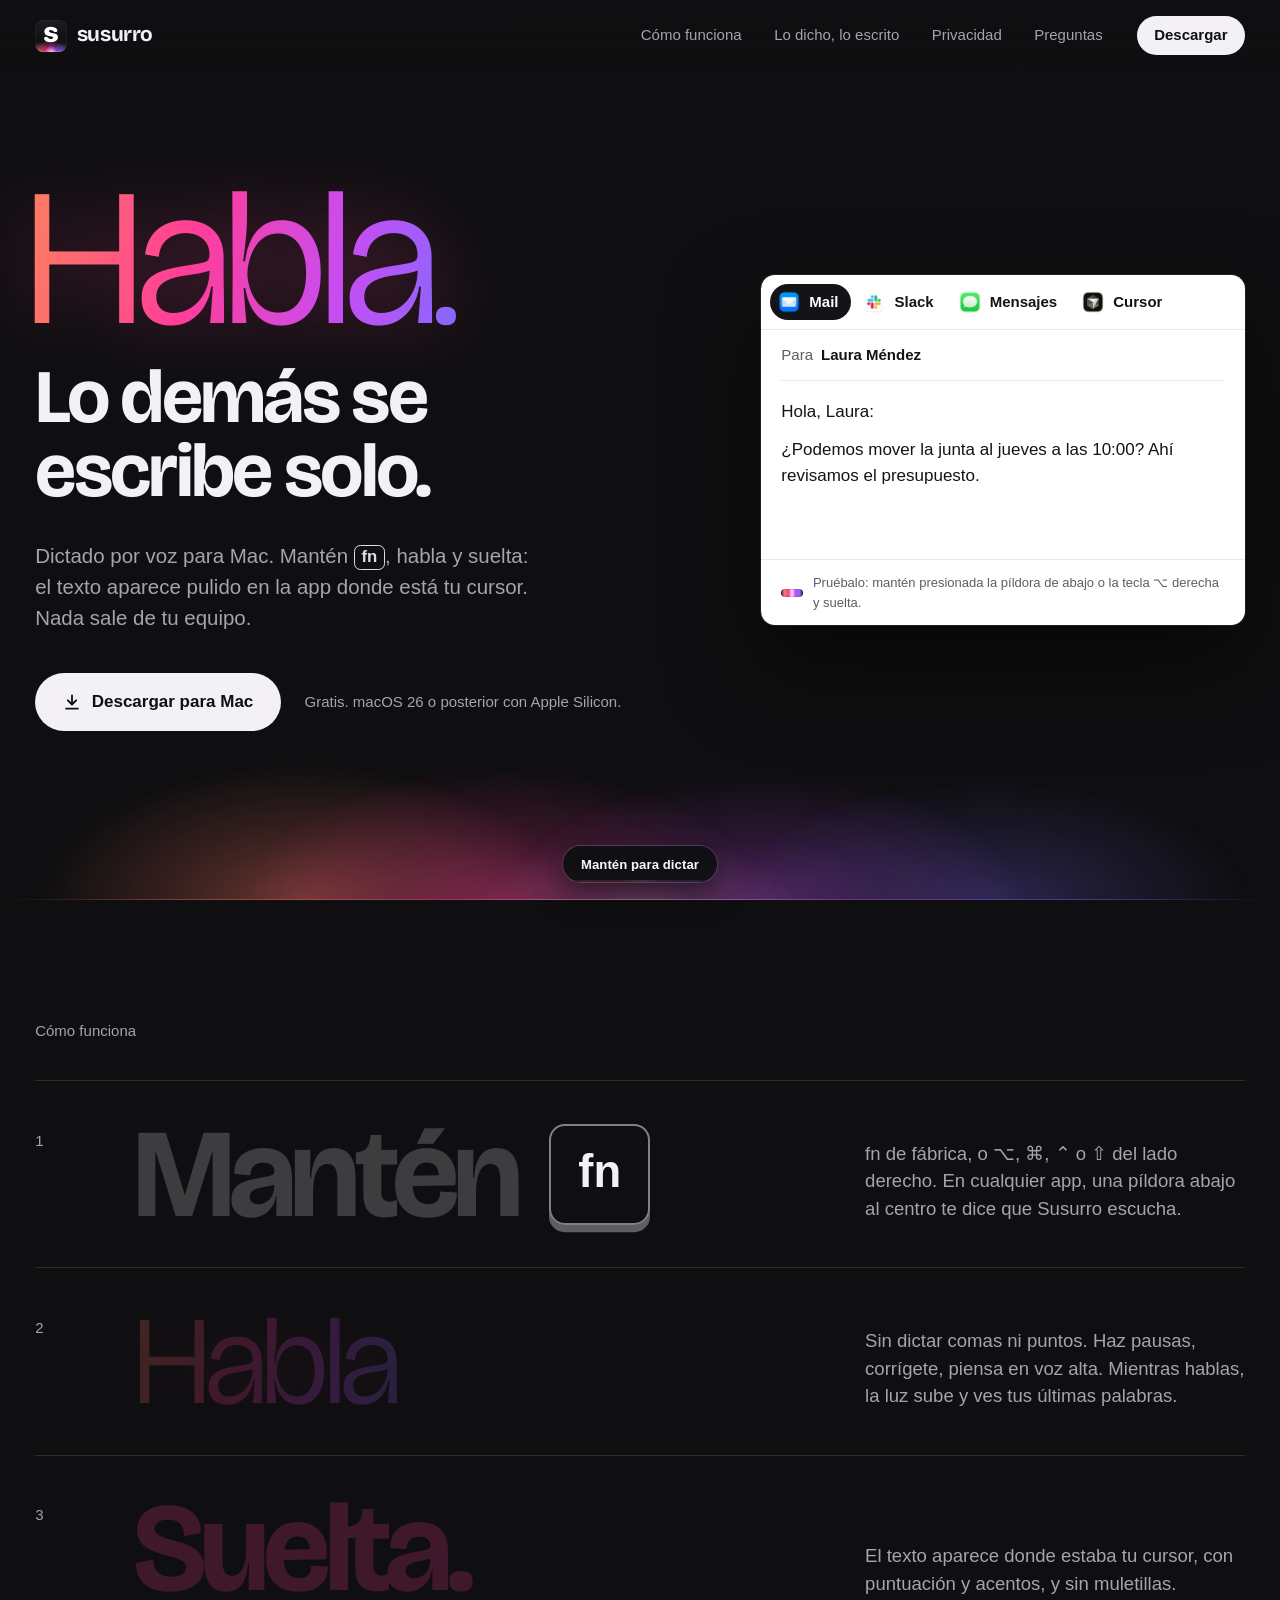
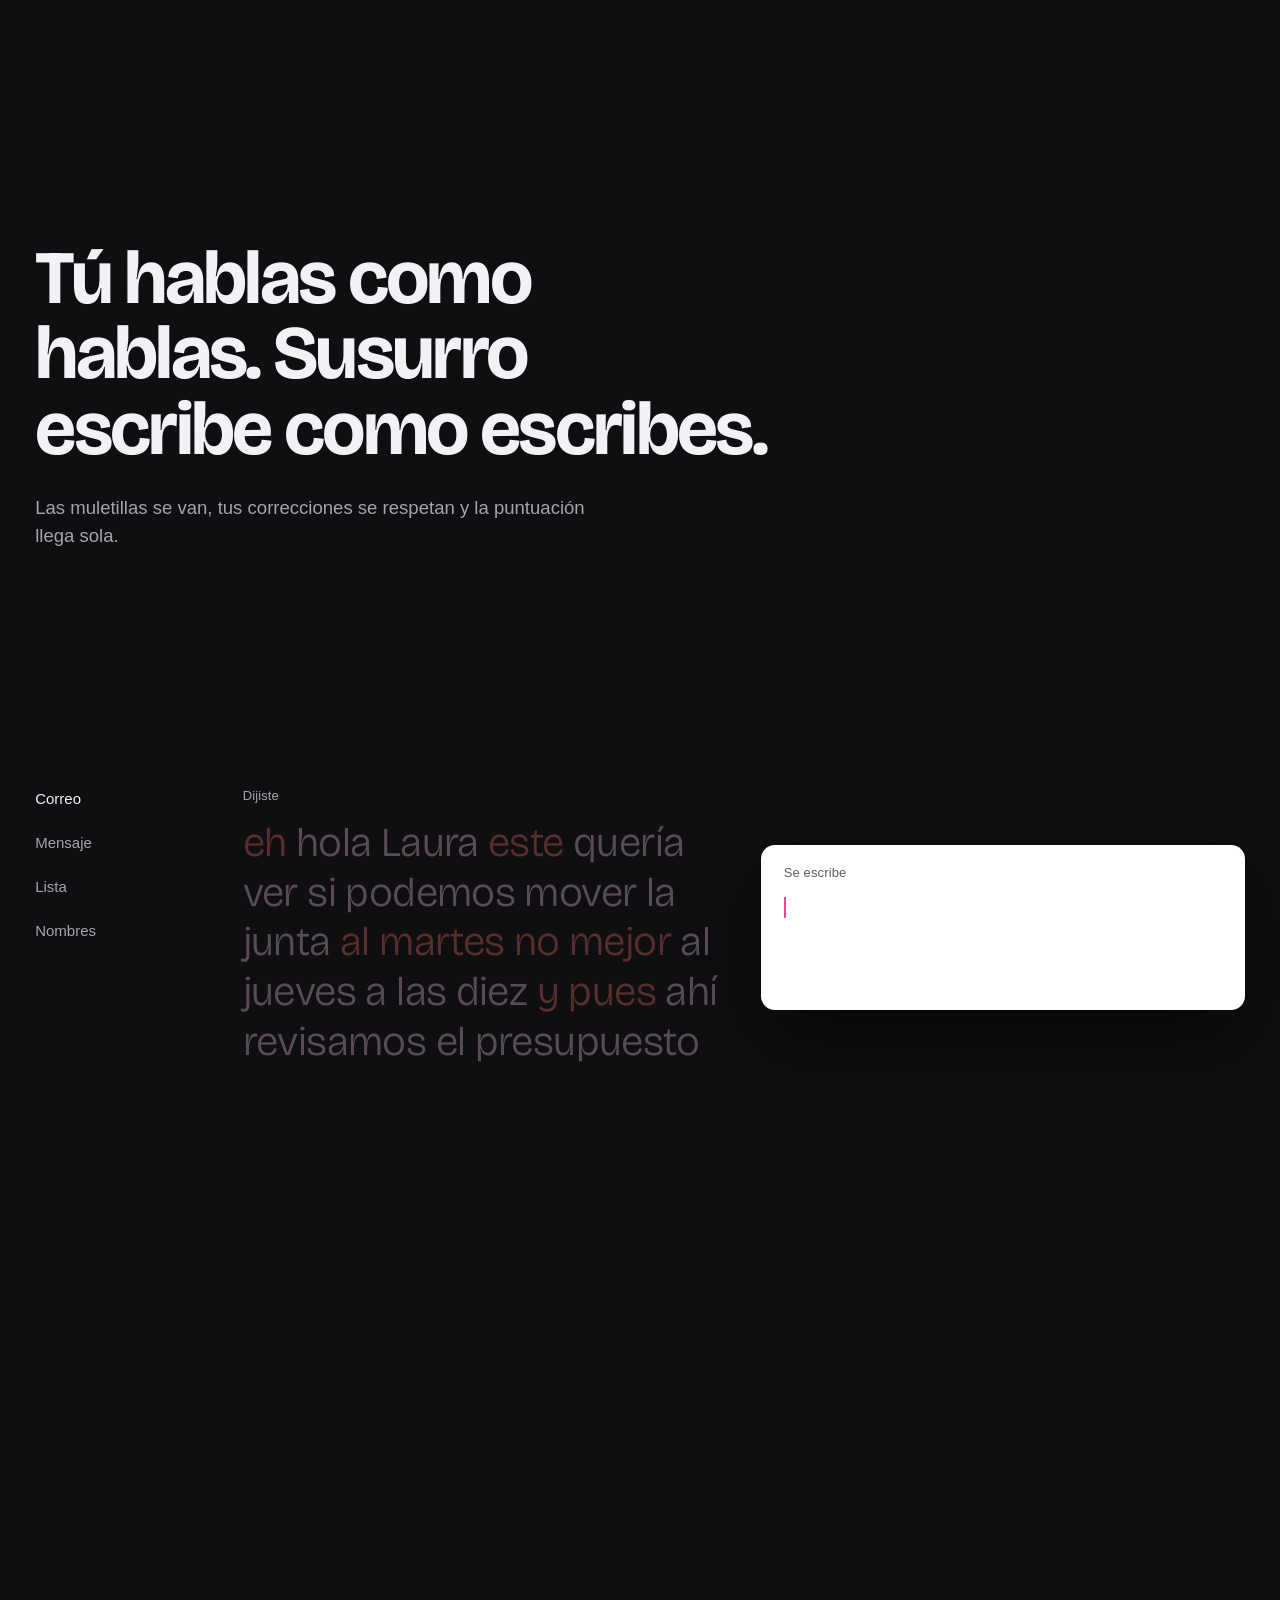
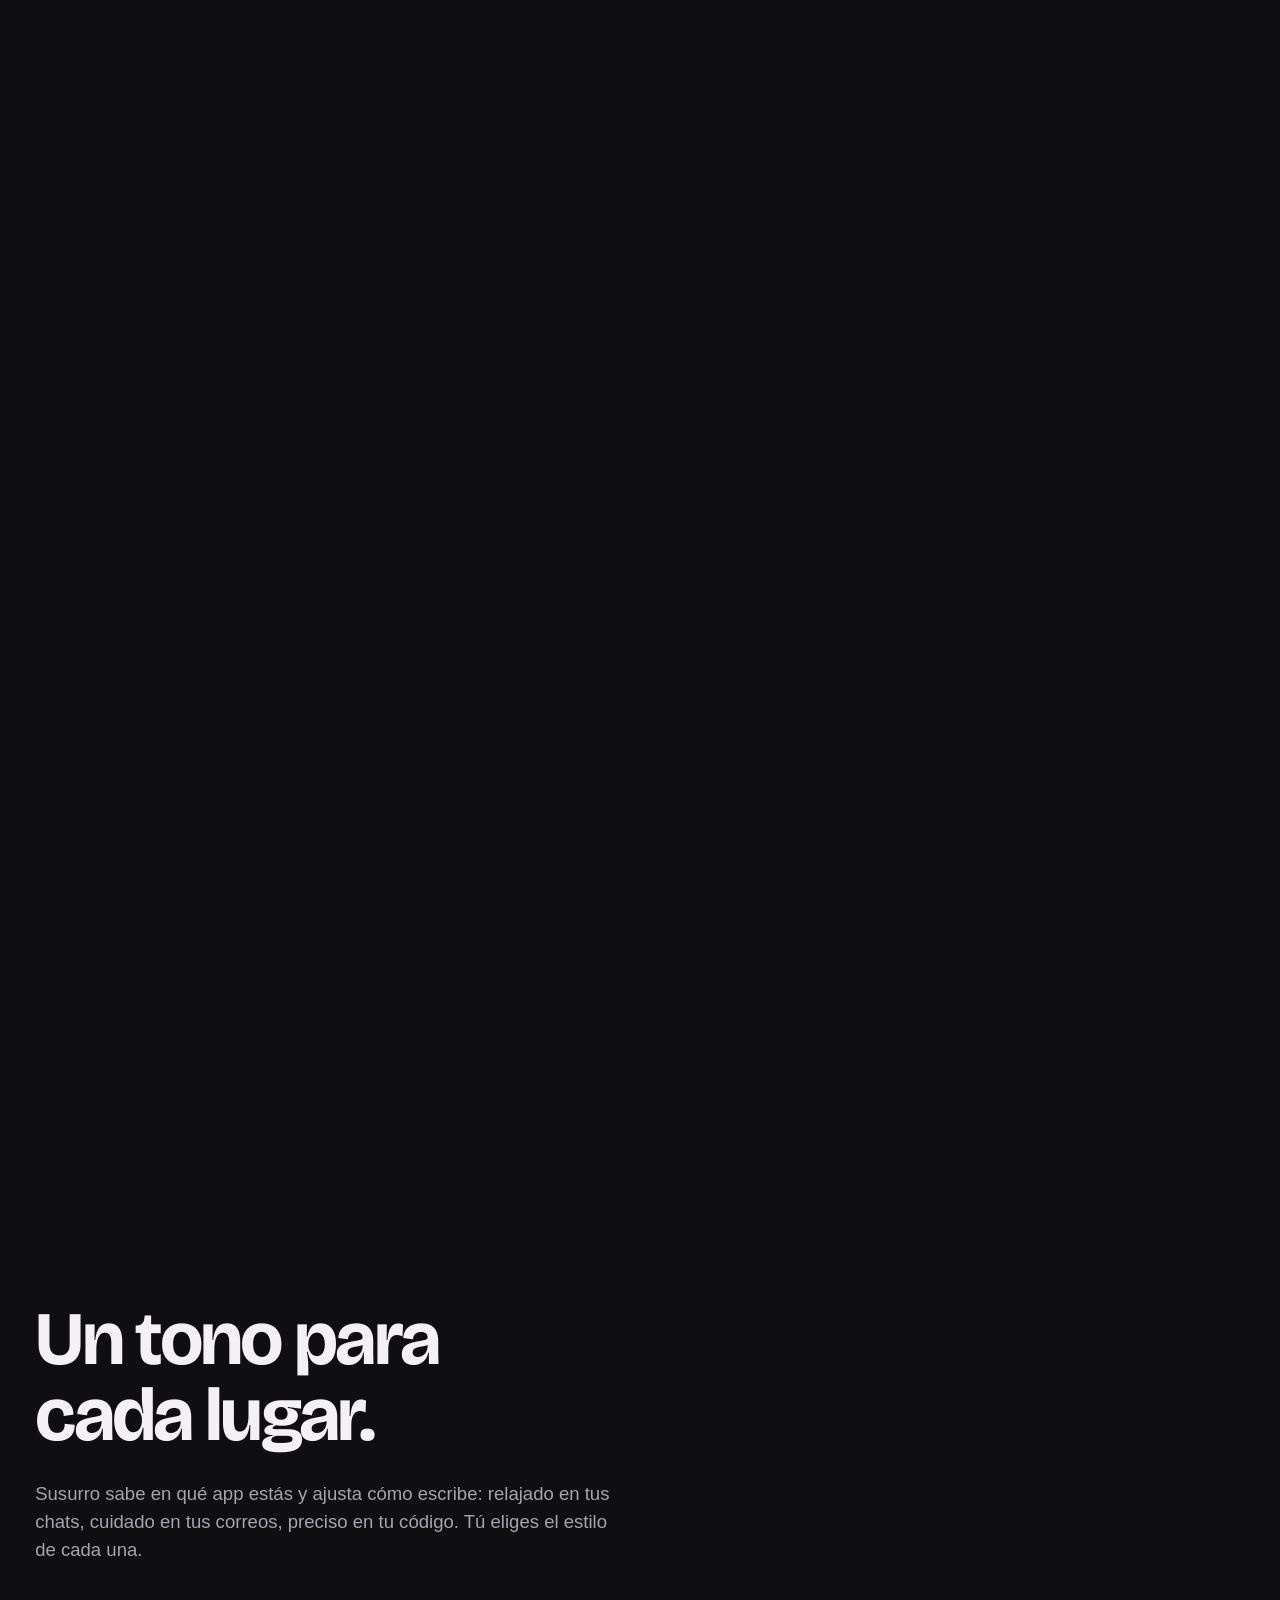
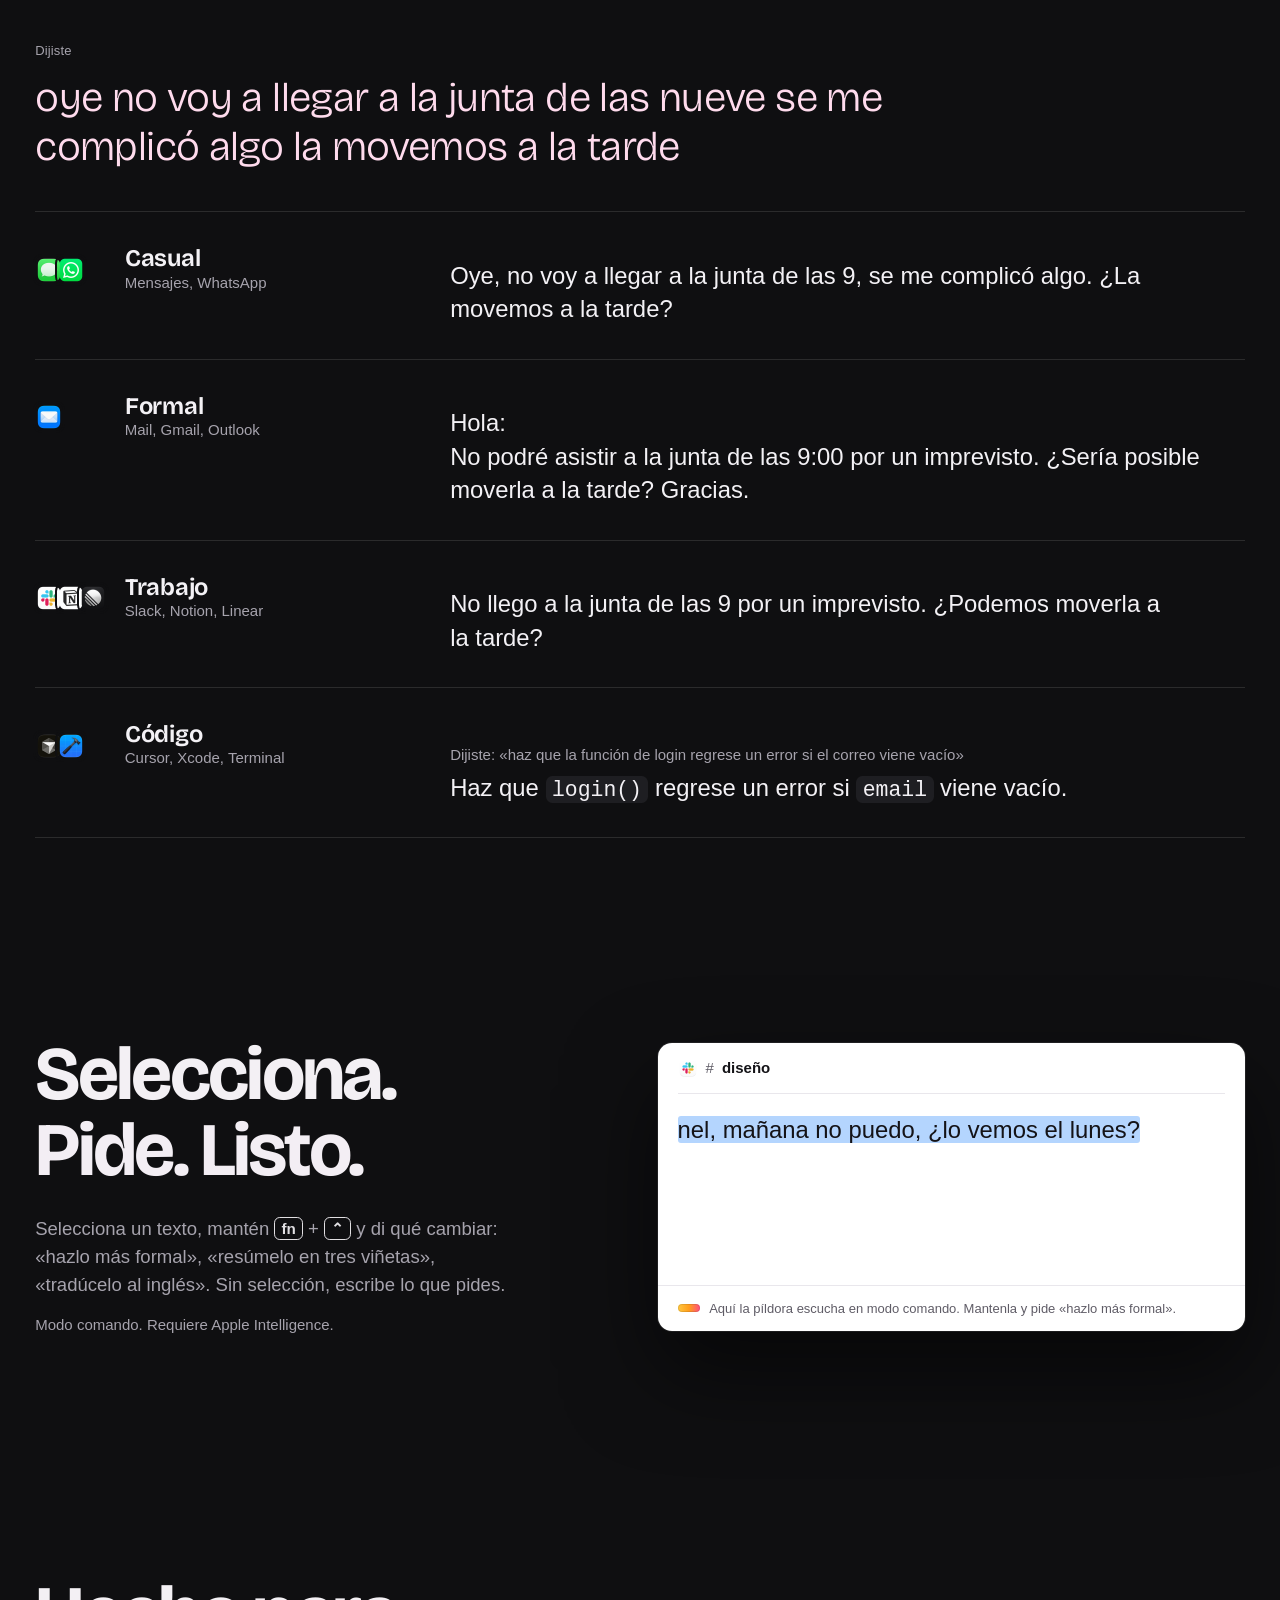
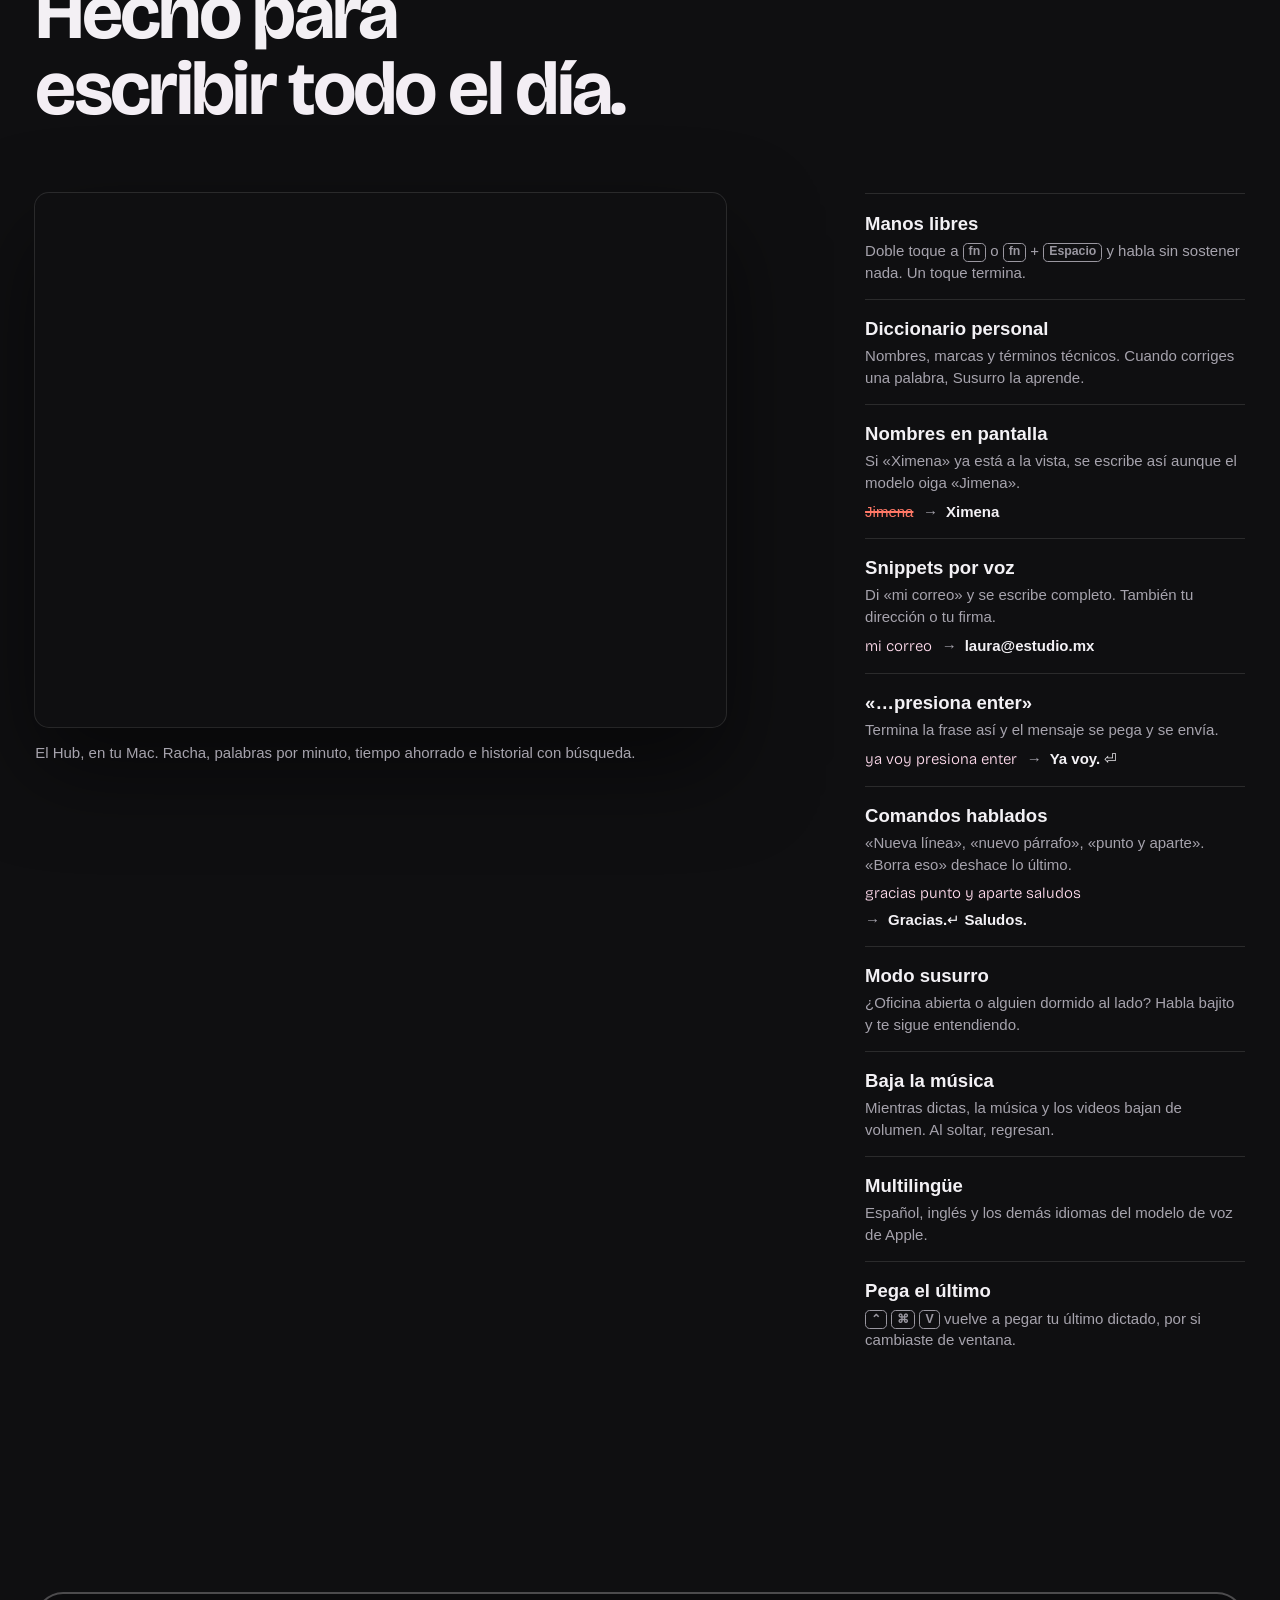
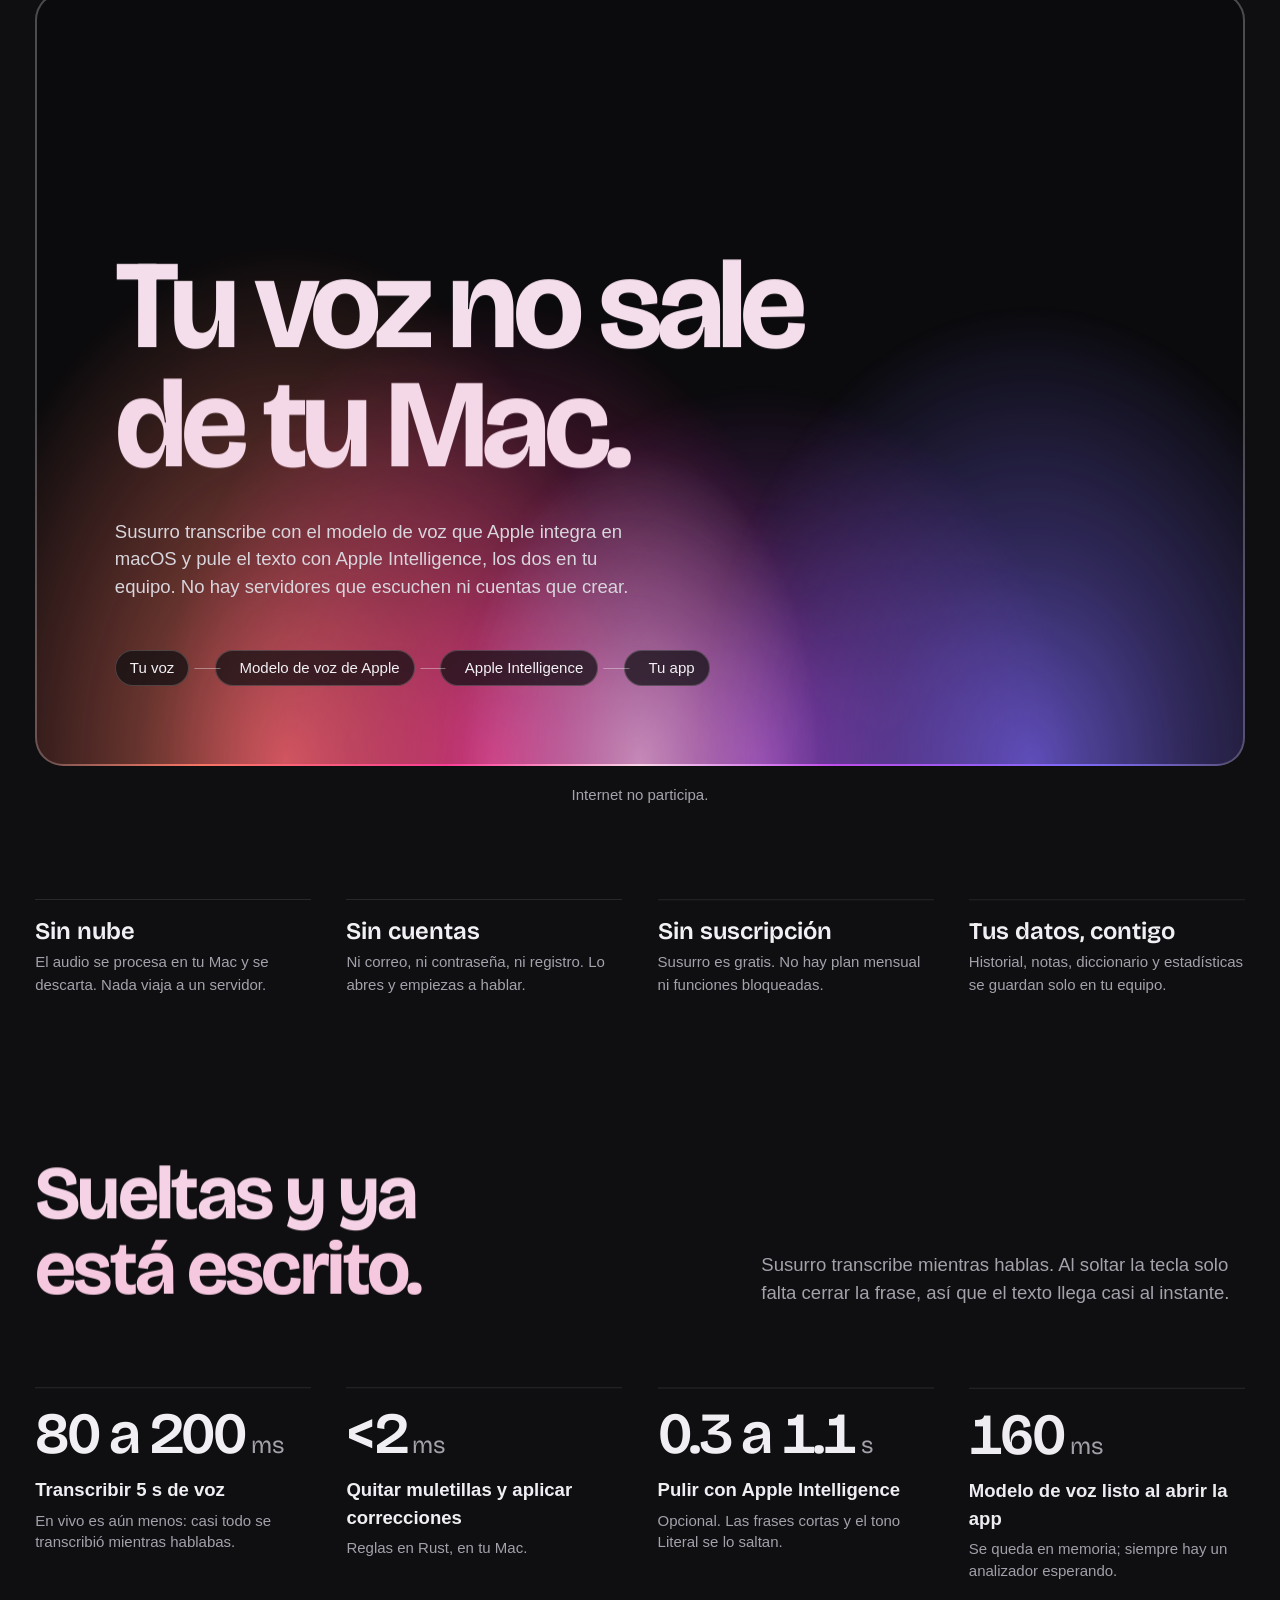
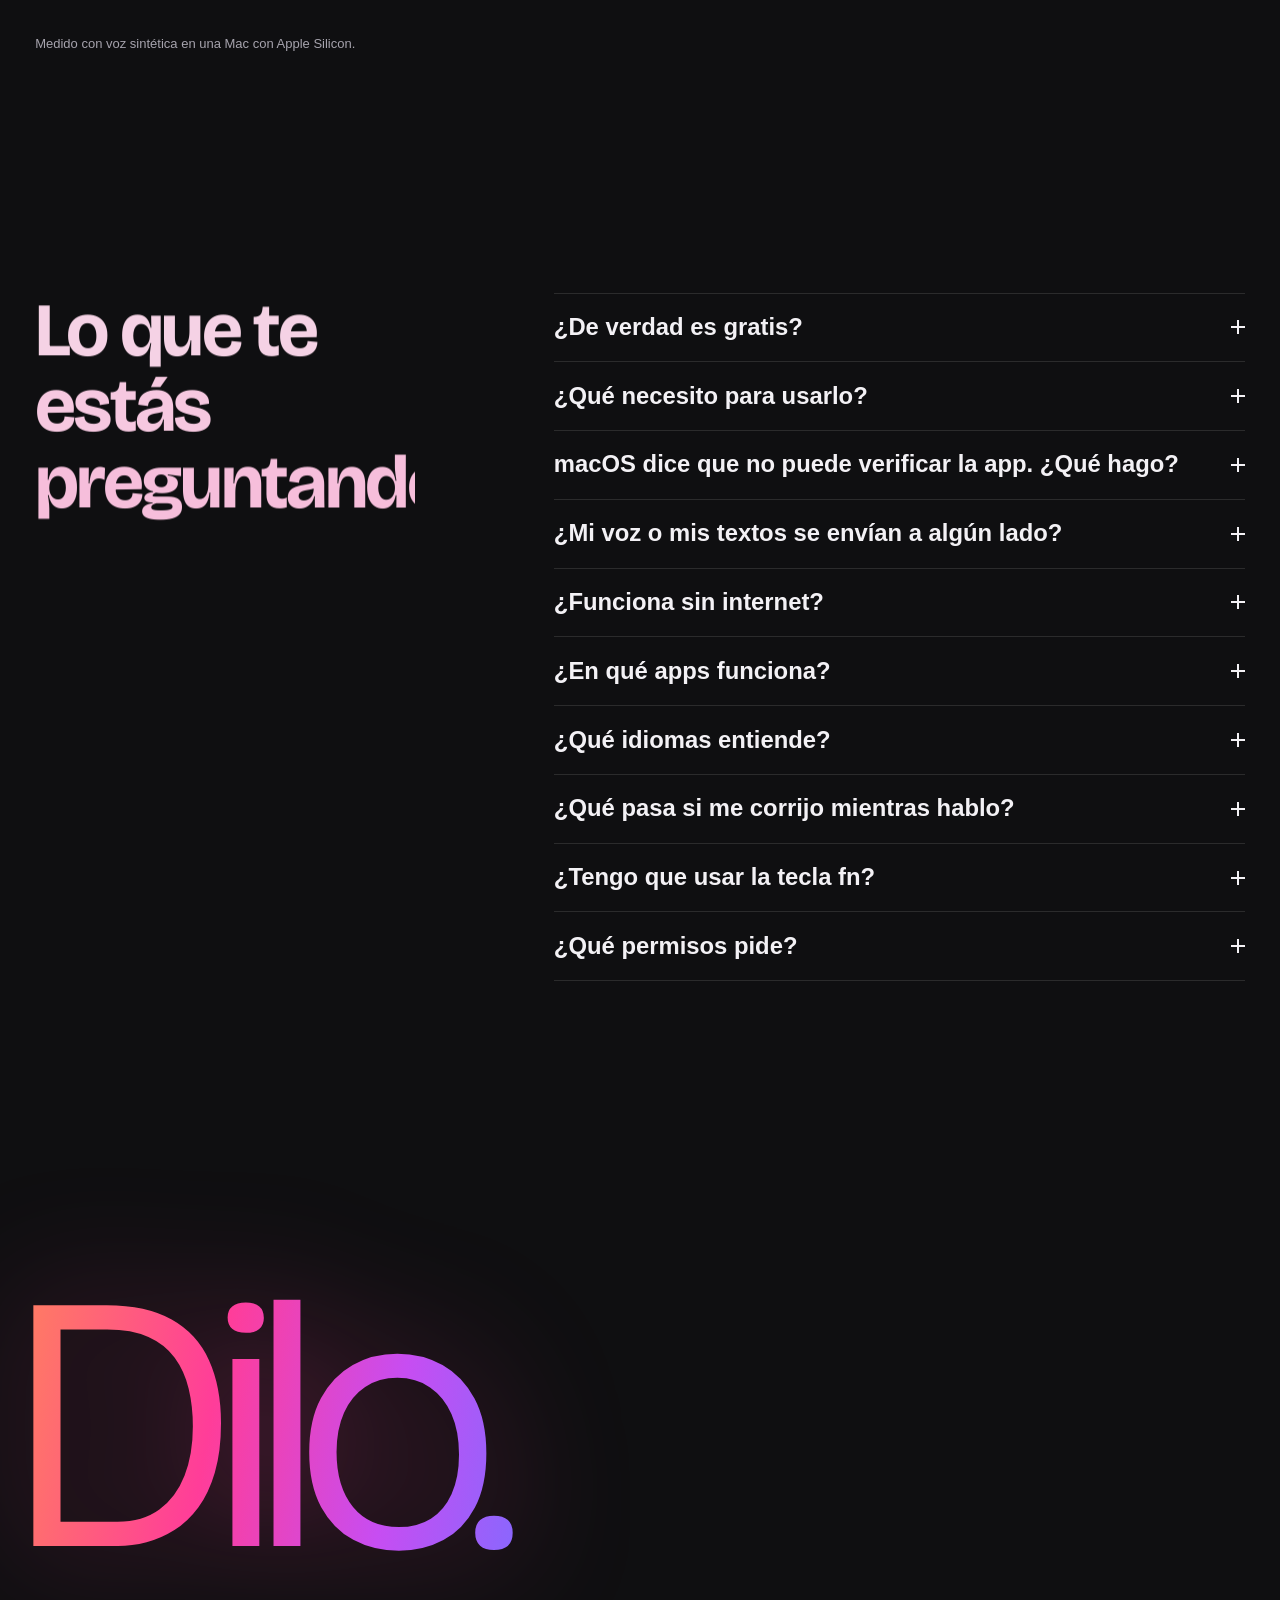
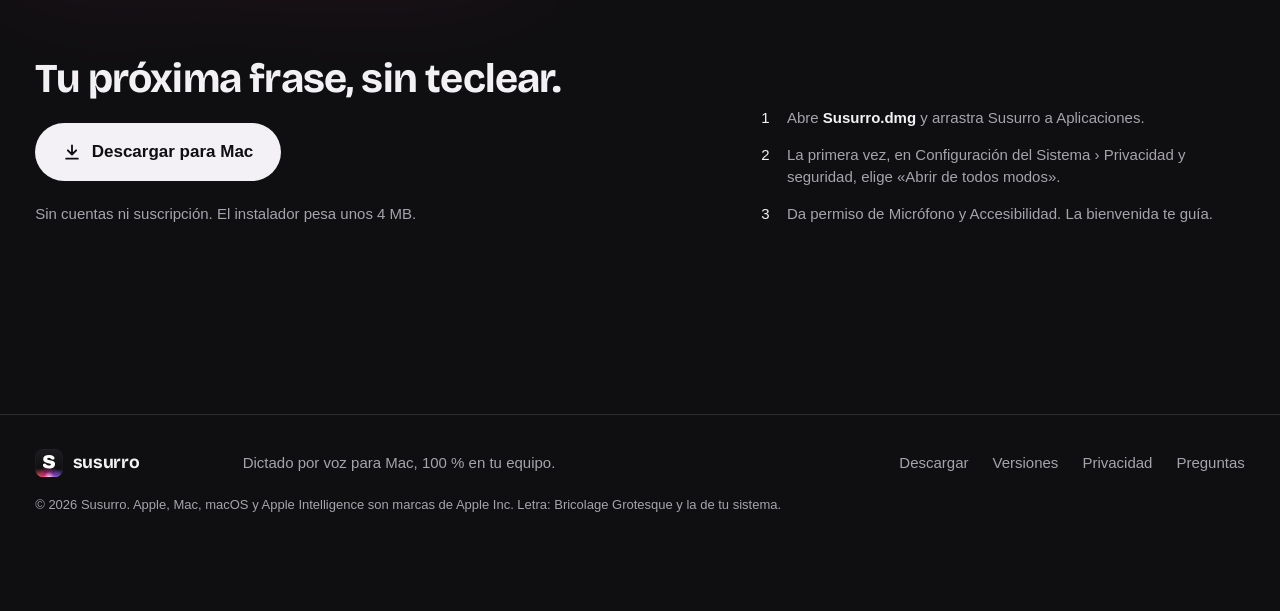
<file: index.html>
<!doctype html>
<html lang="es-MX">
<head>
  <meta charset="utf-8">
  <meta name="viewport" content="width=device-width, initial-scale=1, viewport-fit=cover">
  <title>Susurro · Dictado por voz para Mac, 100 % en tu equipo</title>
  <meta name="description" content="Mantén presionada fn, habla y suelta: Susurro escribe tu voz como texto pulido en cualquier app de tu Mac. Sin nube, sin cuentas y gratis.">
  <link rel="canonical" href="https://gomflo.dev/susurro/">
  <meta property="og:type" content="website">
  <meta property="og:url" content="https://gomflo.dev/susurro/">
  <meta property="og:title" content="Susurro · Habla. Lo demás se escribe solo">
  <meta property="og:description" content="Dictado por voz para Mac que funciona 100 % en tu equipo. Mantén fn, habla, suelta. Gratis.">
  <meta property="og:image" content="https://gomflo.dev/susurro/og.png?v=3">
  <meta property="og:image:width" content="1200">
  <meta property="og:image:height" content="630">
  <meta property="og:image:alt" content="«Habla.» escrito en luz y «Lo demás se escribe solo.» en tinta, con la píldora de Susurro encendida abajo.">
  <meta property="og:locale" content="es_MX">
  <meta name="twitter:card" content="summary_large_image">
  <meta name="theme-color" content="#0F0F11">
  <meta name="color-scheme" content="dark">
  <script type="application/ld+json">
  {
    "@context": "https://schema.org",
    "@type": "SoftwareApplication",
    "name": "Susurro",
    "description": "Dictado por voz para Mac que funciona 100 % en tu equipo. Mantén fn, habla y suelta: el texto aparece pulido en la app donde está tu cursor.",
    "url": "https://gomflo.dev/susurro/",
    "downloadUrl": "https://github.com/gomflo/susurro/releases/latest/download/Susurro.dmg",
    "image": "https://gomflo.dev/susurro/og.png?v=3",
    "applicationCategory": "UtilitiesApplication",
    "operatingSystem": "macOS 26",
    "offers": { "@type": "Offer", "price": "0", "priceCurrency": "USD" }
  }
  </script>
  <link rel="icon" href="favicon.svg?v=5" type="image/svg+xml">
  <link rel="preload" href="fonts/bricolage.woff2" as="font" type="font/woff2" crossorigin>
  <link rel="stylesheet" href="styles.css?v=20">
  <script>document.documentElement.classList.add("js");if(!matchMedia("(prefers-reduced-motion: reduce)").matches)document.documentElement.classList.add("motion");</script>
  <script defer src="https://stats.gomflo.dev/script.js" data-website-id="05e58194-9321-464c-a08d-d00c3d476241" data-domains="gomflo.dev" data-performance="true"></script>
</head>
<body>
  <a class="skip" href="#contenido">Saltar al contenido</a>

  <header class="top" id="top">
    <a class="brand" href="#contenido" aria-label="Susurro, inicio">
      <svg class="mark" viewBox="0 0 64 64" width="32" height="32" aria-hidden="true"><use href="#mark"/></svg>
      <span>susurro</span>
    </a>
    <nav class="nav" id="nav" aria-label="Secciones">
      <a class="nav-a" href="#como">Cómo funciona</a>
      <a class="nav-a" href="#antes-despues">Lo dicho, lo escrito</a>
      <a class="nav-a" href="#privacidad">Privacidad</a>
      <a class="nav-a" href="#preguntas">Preguntas</a>
    </nav>
    <a class="btn btn-sm top-cta" href="https://github.com/gomflo/susurro/releases/latest/download/Susurro.dmg" data-umami-event="Descarga" data-umami-event-lugar="nav"><span class="btn-glow" aria-hidden="true"></span><span class="btn-label">Descargar</span></a>
    <button class="menu-btn" type="button" id="menuBtn" aria-expanded="false" aria-controls="nav"><span class="menu-open">Menú</span><span class="menu-close">Cerrar</span></button>
  </header>

  <main id="contenido" tabindex="-1">

    <!-- Hero: la pantalla de tu Mac. Lo dicho es luz, lo escrito es tinta. -->
    <section class="hero" data-dictate="hero" aria-labelledby="hero-title">
      <div class="hero-copy">
        <h1 id="hero-title" class="hero-title">
          <span class="said hero-said" data-intro>Habla.</span>
          <span class="hero-ink" data-split data-intro data-delay="0.25">Lo demás se escribe solo.</span>
        </h1>
        <p class="lede" data-reveal data-intro data-delay="0.5">Dictado por voz para Mac. <span class="nw">Mantén <kbd>fn</kbd>,</span> habla y suelta: el texto aparece pulido en la app donde está tu cursor. Nada sale de tu equipo.</p>
        <div class="cta" data-reveal data-intro data-delay="0.6">
          <a class="btn btn-lg" href="https://github.com/gomflo/susurro/releases/latest/download/Susurro.dmg" data-umami-event="Descarga" data-umami-event-lugar="hero">
            <span class="btn-glow" aria-hidden="true"></span>
            <svg class="i-dl" width="20" height="20" viewBox="0 0 24 24" aria-hidden="true"><path d="M12 4v11m-5-5 5 5 5-5M5 20h14"/></svg>
            <span class="btn-label">Descargar para Mac</span>
          </a>
          <p class="cta-meta">Gratis. macOS 26 o posterior con Apple Silicon.</p>
        </div>
      </div>

      <figure class="window hero-window" id="heroWindow" data-target="hero" data-reveal="fade" data-intro data-delay="0.35">
        <div class="win-bar" role="group" aria-label="Elegir la app del ejemplo">
          <button type="button" class="app-tab" data-app="0" aria-pressed="true"><img src="assets/apps/mail.png" alt="" width="24" height="24">Mail</button>
          <button type="button" class="app-tab" data-app="1" aria-pressed="false"><img src="assets/apps/slack.png" alt="" width="24" height="24">Slack</button>
          <button type="button" class="app-tab" data-app="2" aria-pressed="false"><img src="assets/apps/messages.png" alt="" width="24" height="24">Mensajes</button>
          <button type="button" class="app-tab" data-app="3" aria-pressed="false"><img src="assets/apps/cursor.png" alt="" width="24" height="24">Cursor</button>
          <i class="tab-mark" aria-hidden="true"></i>
        </div>
        <p class="win-head" id="winHead"><span>Para</span> Laura Méndez</p>
        <div class="win-body" id="winBody" aria-live="polite"><p>Hola, Laura:</p><p>¿Podemos mover la junta al jueves a las 10:00? Ahí revisamos el presupuesto.</p></div>
        <figcaption class="win-cap"><span class="cap-dot" aria-hidden="true"></span><span>Pruébalo: mantén presionada la píldora de abajo<span class="fine-only"> o la tecla ⌥ derecha</span> y suelta.</span></figcaption>
      </figure>
    </section>

    <!-- Cómo funciona: tres verbos, en el orden en que pasan -->
    <section class="how" id="como" aria-labelledby="como-title">
      <h2 class="sec-label" id="como-title">Cómo funciona</h2>
      <ol class="steps">
        <li class="step" data-step="hold">
          <span class="step-n">1</span>
          <h3 class="step-word"><span class="step-w">Mantén</span> <kbd class="cap">fn</kbd></h3>
          <p>fn de fábrica, o ⌥, ⌘, ⌃ o ⇧ del lado derecho. En cualquier app, una píldora abajo al centro te dice que Susurro escucha.</p>
        </li>
        <li class="step" data-step="talk">
          <span class="step-n">2</span>
          <h3 class="step-word"><span class="step-w said">Habla</span></h3>
          <p>Sin dictar comas ni puntos. Haz pausas, corrígete, piensa en voz alta. Mientras hablas, la luz sube y ves tus últimas palabras.</p>
        </li>
        <li class="step" data-step="drop">
          <span class="step-n">3</span>
          <h3 class="step-word"><span class="step-w ink">Suelta.</span></h3>
          <p>El texto aparece donde estaba tu cursor, con puntuación y acentos, y sin muletillas.</p>
        </li>
      </ol>
    </section>

    <!-- Lo dicho, lo escrito: el scroll pasa cada frase de luz a tinta -->
    <section class="sw" id="antes-despues" aria-labelledby="ad-title">
      <div class="sw-head">
        <h2 id="ad-title" data-split>Tú hablas como hablas. Susurro escribe como escribes.</h2>
        <p class="sec-lede" data-reveal>Las muletillas se van, tus correcciones se respetan y la puntuación llega sola.</p>
      </div>
      <div class="sw-track" id="swTrack">
        <div class="sw-stage">
          <ol class="sw-index" aria-hidden="true">
            <li>Correo</li><li>Mensaje</li><li>Lista</li><li>Nombres</li>
          </ol>
          <div class="sw-cases">
            <article class="sw-case" aria-label="Correo">
              <p class="sw-said"><span class="sw-tag">Dijiste</span> <span class="w f">eh</span> hola Laura <span class="w f">este</span> quería ver si podemos mover la junta <span class="w f">al martes no mejor</span> al jueves a las diez <span class="w f">y pues</span> ahí revisamos el presupuesto</p>
              <div class="sw-out"><span class="sw-tag">Se escribe</span><p>Hola, Laura:</p><p>¿Podemos mover la junta <mark>al jueves</mark> a las <mark>10:00</mark>? Ahí revisamos el presupuesto.</p></div>
            </article>
            <article class="sw-case" aria-label="Mensaje">
              <p class="sw-said"><span class="sw-tag">Dijiste</span> <span class="w f">o sea</span> ya voy saliendo llego como en quince minutos <span class="w f">mmm</span> si quieres pide tú los tacos</p>
              <div class="sw-out"><span class="sw-tag">Se escribe</span><p>Ya voy saliendo, llego en unos <mark>15 minutos</mark>. Si quieres, pide tú los tacos.</p></div>
            </article>
            <article class="sw-case" aria-label="Lista">
              <p class="sw-said"><span class="sw-tag">Dijiste</span> pendientes para el lanzamiento uno revisar los textos dos subir las capturas <span class="w f">eh</span> tres avisarle a Mariana</p>
              <div class="sw-out"><span class="sw-tag">Se escribe</span><p>Pendientes para el lanzamiento:</p><ol><li>Revisar los textos.</li><li>Subir las capturas.</li><li>Avisarle a Mariana.</li></ol></div>
            </article>
            <article class="sw-case" aria-label="Nombres">
              <p class="sw-said"><span class="sw-tag">Dijiste</span> <span class="w f">eh</span> pásale el pull request a <span class="w x">jimena</span> para que lo revise antes del viernes <span class="w f">en la mañana no</span> en la tarde</p>
              <div class="sw-out"><span class="sw-tag">Se escribe</span><p>Pásale el pull request a <mark>Ximena</mark> para que lo revise antes del viernes <mark>en la tarde</mark>.</p><p class="sw-note">Ximena está en tu diccionario, así que se escribe como tú la escribes.</p></div>
            </article>
          </div>
        </div>
      </div>
    </section>

    <!-- Estilos: la misma frase, cuatro lugares -->
    <section class="tones" id="estilos" data-dictate="tones" aria-labelledby="estilos-title">
      <div class="tones-head">
        <h2 id="estilos-title" data-split>Un tono para cada lugar.</h2>
        <p class="sec-lede" data-reveal>Susurro sabe en qué app estás y ajusta cómo escribe: relajado en tus chats, cuidado en tus correos, preciso en tu código. Tú eliges el estilo de cada una.</p>
      </div>
      <p class="said-line" data-reveal><span class="sw-tag">Dijiste</span> <span class="said-soft">oye no voy a llegar a la junta de las nueve se me complicó algo la movemos a la tarde</span></p>
      <ul class="tone-list" id="toneList" data-target="tones">
        <li class="tone" data-reveal>
          <p class="tone-meta"><span class="tone-icons"><img src="assets/apps/messages.png" alt="" width="28" height="28" loading="lazy"><img src="assets/apps/whatsapp.png" alt="" width="28" height="28" loading="lazy"></span><b>Casual</b><span>Mensajes, WhatsApp</span></p>
          <p class="tone-out">Oye, no voy a llegar a la junta de las 9, se me complicó algo. ¿La movemos a la tarde?</p>
        </li>
        <li class="tone" data-reveal>
          <p class="tone-meta"><span class="tone-icons"><img src="assets/apps/mail.png" alt="" width="28" height="28" loading="lazy"></span><b>Formal</b><span>Mail, Gmail, Outlook</span></p>
          <p class="tone-out">Hola:<br>No podré asistir a la junta de las 9:00 por un imprevisto. ¿Sería posible moverla a la tarde? Gracias.</p>
        </li>
        <li class="tone" data-reveal>
          <p class="tone-meta"><span class="tone-icons"><img src="assets/apps/slack.png" alt="" width="28" height="28" loading="lazy"><img src="assets/apps/notion.png" alt="" width="28" height="28" loading="lazy"><img src="assets/apps/linear.png" alt="" width="28" height="28" loading="lazy"></span><b>Trabajo</b><span>Slack, Notion, Linear</span></p>
          <p class="tone-out">No llego a la junta de las 9 por un imprevisto. ¿Podemos moverla a la tarde?</p>
        </li>
        <li class="tone" data-reveal>
          <p class="tone-meta"><span class="tone-icons"><img src="assets/apps/cursor.png" alt="" width="28" height="28" loading="lazy"><img src="assets/apps/xcode.png" alt="" width="28" height="28" loading="lazy"></span><b>Código</b><span>Cursor, Xcode, Terminal</span></p>
          <p class="tone-out"><span class="tone-said">Dijiste: «haz que la función de login regrese un error si el correo viene vacío»</span>Haz que <code>login()</code> regrese un error si <code>email</code> viene vacío.</p>
        </li>
      </ul>
    </section>

    <!-- Modo comando: la luz se vuelve ámbar, como en la app -->
    <section class="command" id="comando" data-dictate="command" aria-labelledby="cmd-title">
      <div class="cmd-copy">
        <h2 id="cmd-title" data-split>Selecciona. Pide. Listo.</h2>
        <p data-reveal>Selecciona un texto, mantén <kbd>fn</kbd> + <kbd>⌃</kbd> y di qué cambiar: «hazlo más formal», «resúmelo en tres viñetas», «tradúcelo al inglés». Sin selección, escribe lo que pides.</p>
        <p class="note" data-reveal>Modo comando. Requiere Apple Intelligence.</p>
      </div>
      <figure class="window cmd-window" data-target="command" data-reveal="fade">
        <p class="win-head"><img src="assets/apps/slack.png" alt="" width="20" height="20" loading="lazy"> <span>#</span>diseño</p>
        <div class="win-body cmd-body"><p><span class="sel" id="cmdText">nel, mañana no puedo, ¿lo vemos el lunes?</span></p></div>
        <figcaption class="win-cap"><span class="cap-dot cmd" aria-hidden="true"></span><span id="cmdCap">Aquí la píldora escucha en modo comando. Mantenla y pide «hazlo más formal».</span></figcaption>
      </figure>
    </section>

    <!-- Funciones: la app real y un índice denso -->
    <section class="features" id="funciones" aria-labelledby="funciones-title">
      <h2 id="funciones-title" data-split>Hecho para escribir todo el día.</h2>
      <figure class="hub" data-reveal="clip">
        <img src="assets/hub/inicio-1600.webp" srcset="assets/hub/inicio-800.webp 800w, assets/hub/inicio-1600.webp 1600w" sizes="(min-width: 900px) 56vw, 100vw" width="1600" height="1235" loading="lazy" decoding="async" alt="El Hub de Susurro en modo oscuro: racha de 4 días, 106 palabras dictadas, 158 palabras por minuto, 2 minutos ahorrados, una gráfica de los últimos 14 días y el historial con dictados de Slack y Mail.">
        <figcaption>El Hub, en tu Mac. Racha, palabras por minuto, tiempo ahorrado e historial con búsqueda.</figcaption>
      </figure>
      <dl class="index">
        <div><dt>Manos libres</dt><dd>Doble toque a <kbd>fn</kbd> o <kbd>fn</kbd> + <kbd>Espacio</kbd> y habla sin sostener nada. Un toque termina.</dd></div>
        <div><dt>Diccionario personal</dt><dd>Nombres, marcas y términos técnicos. Cuando corriges una palabra, Susurro la aprende.</dd></div>
        <div><dt>Nombres en pantalla</dt><dd>Si «Ximena» ya está a la vista, se escribe así aunque el modelo oiga «Jimena».<span class="ex"><s>Jimena</s><span class="ex-out">Ximena</span></span></dd></div>
        <div><dt>Snippets por voz</dt><dd>Di «mi correo» y se escribe completo. También tu dirección o tu firma.<span class="ex"><span class="ex-said">mi correo</span><span class="ex-out">laura@estudio.mx</span></span></dd></div>
        <div><dt>«…presiona enter»</dt><dd>Termina la frase así y el mensaje se pega y se envía.<span class="ex"><span class="ex-said">ya voy presiona enter</span><span class="ex-out">Ya voy. ⏎</span></span></dd></div>
        <div><dt>Comandos hablados</dt><dd>«Nueva línea», «nuevo párrafo», «punto y aparte». «Borra eso» deshace lo último.<span class="ex"><span class="ex-said">gracias punto y aparte saludos</span><span class="ex-out">Gracias.↵ Saludos.</span></span></dd></div>
        <div><dt>Modo susurro</dt><dd>¿Oficina abierta o alguien dormido al lado? Habla bajito y te sigue entendiendo.</dd></div>
        <div><dt>Baja la música</dt><dd>Mientras dictas, la música y los videos bajan de volumen. Al soltar, regresan.</dd></div>
        <div><dt>Multilingüe</dt><dd>Español, inglés y los demás idiomas del modelo de voz de Apple.</dd></div>
        <div><dt>Pega el último</dt><dd><kbd>⌃</kbd> <kbd>⌘</kbd> <kbd>V</kbd> vuelve a pegar tu último dictado, por si cambiaste de ventana.</dd></div>
      </dl>
    </section>

    <!-- Privacidad: la luz choca con el borde de la pantalla y no sale -->
    <section class="privacy" id="privacidad" aria-labelledby="priv-title">
      <div class="screen" id="screen">
        <div class="glow screen-glow" id="screenGlow" aria-hidden="true"></div>
        <div class="screen-in">
          <h2 id="priv-title" data-split>Tu voz no sale de tu Mac.</h2>
          <p data-reveal>Susurro transcribe con el modelo de voz que Apple integra en macOS y pule el texto con Apple Intelligence, los dos en tu equipo. No hay servidores que escuchen ni cuentas que crear.</p>
          <ol class="flow" aria-label="El camino de tu voz">
            <li>Tu voz</li><li>Modelo de voz de Apple</li><li>Apple Intelligence</li><li>Tu app</li>
          </ol>
        </div>
      </div>
      <p class="screen-foot">Internet no participa.</p>
      <ul class="promises">
        <li data-reveal><h3>Sin nube</h3><p>El audio se procesa en tu Mac y se descarta. Nada viaja a un servidor.</p></li>
        <li data-reveal data-delay="0.06"><h3>Sin cuentas</h3><p>Ni correo, ni contraseña, ni registro. Lo abres y empiezas a hablar.</p></li>
        <li data-reveal data-delay="0.12"><h3>Sin suscripción</h3><p>Susurro es gratis. No hay plan mensual ni funciones bloqueadas.</p></li>
        <li data-reveal data-delay="0.18"><h3>Tus datos, contigo</h3><p>Historial, notas, diccionario y estadísticas se guardan solo en tu equipo.</p></li>
      </ul>
    </section>

    <!-- Velocidad: tiempos medidos, no promesas -->
    <section class="speed" id="velocidad" aria-labelledby="vel-title">
      <div class="speed-head">
        <h2 id="vel-title" data-split>Sueltas y ya está escrito.</h2>
        <p class="sec-lede" data-reveal>Susurro transcribe mientras hablas. Al soltar la tecla solo falta cerrar la frase, así que el texto llega casi al instante.</p>
      </div>
      <dl class="facts">
        <div data-reveal><dt>Transcribir 5 s de voz</dt><dd><b>80 a 200</b> ms</dd><dd class="fact-note">En vivo es aún menos: casi todo se transcribió mientras hablabas.</dd></div>
        <div data-reveal data-delay="0.06"><dt>Quitar muletillas y aplicar correcciones</dt><dd><b>&lt;&#8202;2</b> ms</dd><dd class="fact-note">Reglas en Rust, en tu Mac.</dd></div>
        <div data-reveal data-delay="0.12"><dt>Pulir con Apple Intelligence</dt><dd><b>0.3 a 1.1</b> s</dd><dd class="fact-note">Opcional. Las frases cortas y el tono Literal se lo saltan.</dd></div>
        <div data-reveal data-delay="0.18"><dt>Modelo de voz listo al abrir la app</dt><dd><b>160</b> ms</dd><dd class="fact-note">Se queda en memoria; siempre hay un analizador esperando.</dd></div>
      </dl>
      <p class="speed-foot">Medido con voz sintética en una Mac con Apple Silicon.</p>
    </section>

    <!-- Preguntas -->
    <section class="faq-sec" id="preguntas" aria-labelledby="faq-title">
      <h2 id="faq-title" data-split>Lo que te estás preguntando.</h2>
      <div class="faq">
        <details>
          <summary data-umami-event="Pregunta" data-umami-event-tema="gratis">¿De verdad es gratis?</summary>
          <p>Sí. Sin suscripción, sin periodo de prueba y sin cuentas. Lo descargas, le das permisos y empiezas a dictar.</p>
        </details>
        <details>
          <summary data-umami-event="Pregunta" data-umami-event-tema="requisitos">¿Qué necesito para usarlo?</summary>
          <p>Una Mac con Apple Silicon (M1 o posterior) y macOS 26 o posterior. Para el pulido del texto, Apple Intelligence debe estar activado en Configuración del Sistema.</p>
        </details>
        <details>
          <summary data-umami-event="Pregunta" data-umami-event-tema="gatekeeper">macOS dice que no puede verificar la app. ¿Qué hago?</summary>
          <p>Susurro todavía no pasa por la notarización de Apple, así que la primera vez macOS la detiene. Abre Configuración del Sistema › Privacidad y seguridad, baja hasta Seguridad y elige «Abrir de todos modos». Solo se hace una vez.</p>
        </details>
        <details>
          <summary data-umami-event="Pregunta" data-umami-event-tema="privacidad">¿Mi voz o mis textos se envían a algún lado?</summary>
          <p>No. La transcripción y el pulido ocurren en tu Mac con los modelos de Apple en el dispositivo. Tu historial, notas, diccionario y estadísticas también se quedan en tu equipo.</p>
        </details>
        <details>
          <summary data-umami-event="Pregunta" data-umami-event-tema="sin-internet">¿Funciona sin internet?</summary>
          <p>Sí. Como todo corre en tu Mac, puedes dictar sin conexión. macOS puede necesitar descargar una sola vez el modelo de voz de tu idioma.</p>
        </details>
        <details>
          <summary data-umami-event="Pregunta" data-umami-event-tema="apps">¿En qué apps funciona?</summary>
          <p>En casi cualquier lugar donde puedas escribir: correo, chats, documentos, el navegador, editores de código y la Terminal. Si ves un cursor, Susurro puede escribir ahí. Si no hay dónde escribir, el dictado se queda en tu portapapeles y la píldora te avisa.</p>
        </details>
        <details>
          <summary data-umami-event="Pregunta" data-umami-event-tema="idiomas">¿Qué idiomas entiende?</summary>
          <p>Español, inglés y los demás idiomas compatibles con el modelo de voz de Apple. Eliges el tuyo en la bienvenida y cambias cuando quieras desde la barra de menús.</p>
        </details>
        <details>
          <summary data-umami-event="Pregunta" data-umami-event-tema="correcciones">¿Qué pasa si me corrijo mientras hablo?</summary>
          <p>Susurro se queda con lo que quisiste decir. Si dices «el martes, no, mejor el jueves», solo se escribe «el jueves».</p>
        </details>
        <details>
          <summary data-umami-event="Pregunta" data-umami-event-tema="tecla">¿Tengo que usar la tecla fn?</summary>
          <p>No. fn es la tecla de fábrica, pero puedes cambiarla por ⌥, ⌘, ⌃ o ⇧ del lado derecho en la bienvenida o en Ajustes. Mantener, doble toque, tecla + Espacio y tecla + ⌃ funcionan igual con la que elijas.</p>
        </details>
        <details>
          <summary data-umami-event="Pregunta" data-umami-event-tema="permisos">¿Qué permisos pide?</summary>
          <p>Micrófono, para escucharte mientras mantienes la tecla, y Accesibilidad, para escribir el texto en la app donde está tu cursor.</p>
        </details>
      </div>
    </section>

    <!-- Cierre: el borde inferior de la página es el de tu pantalla -->
    <section class="final" id="descargar" data-dictate="final" aria-labelledby="final-title">
      <p class="final-word said" aria-hidden="true">Dilo.</p>
      <div class="final-act">
        <h2 id="final-title">Tu próxima frase, sin teclear.</h2>
        <a class="btn btn-lg" href="https://github.com/gomflo/susurro/releases/latest/download/Susurro.dmg" data-umami-event="Descarga" data-umami-event-lugar="cierre">
          <span class="btn-glow" aria-hidden="true"></span>
          <svg class="i-dl" width="20" height="20" viewBox="0 0 24 24" aria-hidden="true"><path d="M12 4v11m-5-5 5 5 5-5M5 20h14"/></svg>
          <span class="btn-label">Descargar para Mac</span>
        </a>
        <p class="cta-meta">Sin cuentas ni suscripción. El instalador pesa unos 4 MB.</p>
      </div>
      <ol class="install" aria-label="Cómo instalar">
        <li><span>Abre <b>Susurro.dmg</b> y arrastra Susurro a Aplicaciones.</span></li>
        <li><span>La primera vez, en Configuración del Sistema › Privacidad y seguridad, elige «Abrir de todos modos».</span></li>
        <li><span>Da permiso de Micrófono y Accesibilidad. La bienvenida te guía.</span></li>
      </ol>
    </section>
  </main>

  <footer class="footer">
    <a class="brand" href="#contenido" aria-label="Susurro, inicio">
      <svg class="mark" viewBox="0 0 64 64" width="28" height="28" aria-hidden="true"><use href="#mark"/></svg>
      <span>susurro</span>
    </a>
    <p>Dictado por voz para Mac, 100 % en tu equipo.</p>
    <nav aria-label="Pie de página">
      <a href="https://github.com/gomflo/susurro/releases/latest/download/Susurro.dmg" data-umami-event="Descarga" data-umami-event-lugar="pie">Descargar</a>
      <a href="https://github.com/gomflo/susurro/releases">Versiones</a>
      <a href="#privacidad">Privacidad</a>
      <a href="#preguntas">Preguntas</a>
    </nav>
    <p class="legal">© 2026 Susurro. Apple, Mac, macOS y Apple Intelligence son marcas de Apple Inc. Letra: Bricolage Grotesque y la de tu sistema.</p>
  </footer>

  <!-- La píldora: abajo al centro, como en tu Mac. Mantenla para dictar. -->
  <div class="voice" id="voice">
    <div class="glow edge" id="edge" aria-hidden="true"></div>
    <button class="pill" type="button" id="pill" aria-describedby="pillHelp">
      <span class="glow pill-glow" id="pillGlow" aria-hidden="true"></span>
      <span class="pill-text" id="pillText">Mantén para dictar</span>
    </button>
    <p class="sr-only" id="pillHelp">Mantén presionado con el puntero, o con Espacio, mientras dura el dictado de ejemplo; suelta para escribirlo.</p>
    <p class="sr-only" id="pillStatus" aria-live="polite"></p>
  </div>

  <svg width="0" height="0" style="position:absolute" aria-hidden="true">
    <symbol id="mark" viewBox="0 0 64 64">
      <defs>
        <path id="markS" d="M32.08 40.84Q28.84 40.84 26.86 39.90Q24.87 38.96 24.28 37.51Q24.09 37.01 24.09 36.58Q24.09 35.67 24.69 35.09Q25.29 34.52 26.22 34.52Q27.47 34.52 28.61 35.65Q29.31 36.41 30.14 36.78Q30.97 37.14 32.13 37.14Q32.85 37.14 33.37 36.97Q33.89 36.79 34.17 36.47Q34.46 36.14 34.46 35.69Q34.46 35.13 34.00 34.79Q33.55 34.46 32.39 34.23L29.44 33.64Q26.95 33.15 25.67 31.87Q24.40 30.58 24.40 28.67Q24.40 26.12 26.43 24.64Q28.45 23.16 31.95 23.16Q33.89 23.16 35.36 23.64Q36.84 24.12 37.78 24.91Q38.73 25.70 39.02 26.62Q39.16 27.03 39.16 27.42Q39.16 28.22 38.65 28.73Q38.14 29.24 37.07 29.24Q36.61 29.24 36.08 29.06Q35.55 28.88 35.20 28.56Q34.56 27.94 33.84 27.40Q33.12 26.86 31.91 26.86Q30.92 26.86 30.29 27.26Q29.67 27.67 29.67 28.36Q29.67 28.90 30.13 29.27Q30.60 29.64 31.80 29.88L34.73 30.46Q37.45 31.00 38.68 32.09Q39.91 33.18 39.91 35.08Q39.91 36.84 38.93 38.13Q37.95 39.43 36.19 40.13Q34.43 40.84 32.08 40.84Z"/>
        <clipPath id="mk-sq"><rect width="64" height="64" rx="14.4"/></clipPath>
        <linearGradient id="mk-bg" x1="0" y1="0" x2="0" y2="1"><stop offset="0" stop-color="#1D1C21"/><stop offset="1" stop-color="#0B0B0D"/></linearGradient>
        <radialGradient id="mk-1"><stop offset="0" stop-color="#FF7866" stop-opacity=".95"/><stop offset=".45" stop-color="#FF7866" stop-opacity=".45"/><stop offset="1" stop-color="#FF7866" stop-opacity="0"/></radialGradient>
        <radialGradient id="mk-2"><stop offset="0" stop-color="#FF3D99" stop-opacity=".95"/><stop offset=".45" stop-color="#FF3D99" stop-opacity=".45"/><stop offset="1" stop-color="#FF3D99" stop-opacity="0"/></radialGradient>
        <radialGradient id="mk-3"><stop offset="0" stop-color="#C74DF2" stop-opacity=".95"/><stop offset=".45" stop-color="#C74DF2" stop-opacity=".45"/><stop offset="1" stop-color="#C74DF2" stop-opacity="0"/></radialGradient>
        <radialGradient id="mk-4"><stop offset="0" stop-color="#806BFF" stop-opacity=".95"/><stop offset=".45" stop-color="#806BFF" stop-opacity=".45"/><stop offset="1" stop-color="#806BFF" stop-opacity="0"/></radialGradient>
        <radialGradient id="mk-5"><stop offset="0" stop-color="#FFDBED" stop-opacity=".9"/><stop offset="1" stop-color="#FFDBED" stop-opacity="0"/></radialGradient>
        <linearGradient id="mk-rim" x1="0" x2="1"><stop offset="0" stop-color="#FF7866" stop-opacity="0"/><stop offset=".15" stop-color="#FF7866"/><stop offset=".35" stop-color="#FF3D99"/><stop offset=".5" stop-color="#FFDBED"/><stop offset=".66" stop-color="#C74DF2"/><stop offset=".85" stop-color="#806BFF"/><stop offset="1" stop-color="#806BFF" stop-opacity="0"/></linearGradient>
      </defs>
      <g clip-path="url(#mk-sq)">
        <rect width="64" height="64" fill="url(#mk-bg)"/>
        <ellipse cx="8" cy="66" rx="20" ry="22" fill="url(#mk-1)"/>
        <ellipse cx="25" cy="66" rx="20" ry="27" fill="url(#mk-2)"/>
        <ellipse cx="41" cy="66" rx="20" ry="24" fill="url(#mk-3)"/>
        <ellipse cx="57" cy="66" rx="20" ry="21" fill="url(#mk-4)"/>
        <ellipse cx="32" cy="66" rx="12" ry="14" fill="url(#mk-5)"/>
        <rect y="62.6" width="64" height="1.4" fill="url(#mk-rim)"/>
      </g>
      <rect x=".5" y=".5" width="63" height="63" rx="14" fill="none" stroke="#fff" stroke-opacity=".1"/>
      <use href="#markS" fill="#fff" transform="translate(32 29) scale(1.75) translate(-32 -32)"/>
    </symbol>
  </svg>
  <script src="vendor/gsap.min.js" defer></script>
  <script src="vendor/ScrollTrigger.min.js" defer></script>
  <script src="vendor/SplitText.min.js" defer></script>
  <script src="vendor/lenis.min.js" defer></script>
  <script src="app.js?v=20" defer></script>
</body>
</html>
</file>
<file: styles.css>
/* Susurro. Lo dicho es luz; lo escrito es tinta. Decisiones en DESIGN.md. */

@font-face {
  font-family: "Bricolage";
  src: url("fonts/bricolage.woff2") format("woff2");
  font-weight: 200 800;
  font-display: swap;
  unicode-range: U+0000-00FF, U+0131, U+0152-0153, U+02BB-02BC, U+02C6, U+02DA, U+02DC, U+0304, U+0308, U+0329, U+2000-206F, U+20AC, U+2122, U+2191, U+2193, U+2212, U+2215, U+FEFF, U+FFFD;
}

:root {
  --ground: #0F0F11;
  --ground-2: #18181B;
  --ink: #F3F1F5;
  --muted: #A6A3AD;
  --line: rgb(243 241 245 / 0.12);
  --paper: #FFFFFF;
  --paper-ink: #141317;
  --paper-muted: #5F5C66;
  --paper-line: #E9E7EC;
  --accent: #FF3D99;

  /* La luz de la píldora (RGB sin comas para poder darle alfa). */
  --l1: 255 120 102;
  --l2: 255 61 153;
  --l3: 199 77 242;
  --l4: 128 107 255;
  --core: 255 219 237;

  --f-display: "Bricolage", ui-sans-serif, system-ui, sans-serif;
  --f-text: -apple-system, BlinkMacSystemFont, "SF Pro Text", "Segoe UI", Roboto, "Helvetica Neue", Arial, sans-serif;

  --t-mega: clamp(4.5rem, 1rem + 14vw, 15rem);
  --t-xxl: clamp(3.25rem, 1rem + 8.6vw, 9.5rem);
  --t-xl: clamp(2.4rem, 1.2rem + 4.4vw, 5.5rem);
  --t-l: clamp(1.6rem, 1.2rem + 1.7vw, 2.75rem);
  --t-m: clamp(1.2rem, 1.05rem + 0.55vw, 1.6rem);
  --t-body: clamp(1.0625rem, 1rem + 0.2vw, 1.1875rem);
  --t-s: 0.9375rem;
  --t-xs: 0.8125rem;

  --u: clamp(0.5rem, 0.35rem + 0.6vw, 1rem);
  --gutter: clamp(1.25rem, 0.6rem + 2vw, 3rem);
  --max: 1560px;
  --win-r: 14px;

  --ease-out: cubic-bezier(0.16, 1, 0.3, 1);
  --ease-soft: cubic-bezier(0.215, 0.61, 0.355, 1);
  --rim: linear-gradient(90deg, rgb(var(--l1) / 0), rgb(var(--l1)) 14%, rgb(var(--l2)) 34%, rgb(var(--core)) 50%, rgb(var(--l3)) 66%, rgb(var(--l4)) 86%, rgb(var(--l4) / 0));
}

/* Modo comando: la misma luz, en ámbar. */
.cmd {
  --l1: 255 199 64;
  --l2: 255 158 28;
  --l3: 255 102 51;
  --l4: 255 77 128;
  --core: 255 237 204;
}

*, *::before, *::after { box-sizing: border-box; }
* { margin: 0; }
html {
  background: var(--ground);
  color: var(--ink);
  -webkit-text-size-adjust: none;
  text-size-adjust: none;
  scroll-padding-top: 5rem;
  interpolate-size: allow-keywords;
}
body {
  min-height: 100dvh;
  font-family: var(--f-text);
  font-size: var(--t-body);
  line-height: 1.5;
  -webkit-font-smoothing: antialiased;
  -moz-osx-font-smoothing: grayscale;
  overflow-x: clip;
}
img, svg { display: block; max-width: 100%; }
img { height: auto; }
button { font: inherit; color: inherit; background: none; border: 0; cursor: pointer; }
a { color: inherit; text-decoration: none; }
h1, h2, h3 { font-weight: inherit; font-size: inherit; text-wrap: balance; }
p { text-wrap: pretty; }
ol, ul { padding: 0; list-style: none; }
::selection { background: rgb(var(--l2)); color: var(--ground); }
:focus-visible { outline: 2px solid var(--accent); outline-offset: 3px; border-radius: 6px; }
#contenido:focus { outline: none; }

.sr-only {
  position: absolute; width: 1px; height: 1px; padding: 0; margin: -1px;
  overflow: hidden; clip: rect(0 0 0 0); white-space: nowrap; border: 0;
}
.skip {
  position: fixed; left: var(--gutter); top: 0.75rem; z-index: 100;
  padding: 0.6em 1.1em; border-radius: 999px; background: var(--ink); color: var(--ground); font-weight: 600;
  translate: 0 -200%;
}
.skip:focus-visible { translate: 0 0; }

kbd {
  display: inline-block;
  min-width: 1.7em;
  padding: 0.02em 0.4em 0.06em;
  border: 1px solid currentColor;
  border-radius: 0.38em;
  font: 600 0.82em/1.3 var(--f-text);
  text-align: center;
  vertical-align: 0.08em;
  opacity: 0.92;
}
code {
  font: 0.9em ui-monospace, "SF Mono", Menlo, monospace;
  padding: 0.08em 0.3em;
  border-radius: 0.3em;
  background: rgb(127 127 140 / 0.14);
}

/* ---------- Tipografía de concepto ---------- */

.display, .hero-title, h2 { font-family: var(--f-display); }

/* Lo dicho: peso ligero, color de luz. */
.said {
  font-weight: 300;
  color: rgb(var(--l2));
  background: linear-gradient(100deg, rgb(var(--l1)) 5%, rgb(var(--l2)) 38%, rgb(var(--l3)) 70%, rgb(var(--l4)) 98%);
  -webkit-background-clip: text;
  background-clip: text;
  -webkit-text-fill-color: transparent;
  filter: drop-shadow(0 0 0.18em rgb(var(--l2) / 0.32));
}
.ink { color: var(--ink); font-weight: 700; }
.hero-said, .final-word, .step-w.said, .lost-said { width: fit-content; padding-right: 0.12em; }

.sec-lede { color: var(--muted); max-width: 36rem; }

/* ---------- La luz (píldora, borde de la pantalla, botones) ---------- */

.glow { position: absolute; inset: 0; overflow: hidden; pointer-events: none; }
.glow i {
  position: absolute;
  left: 0;
  bottom: -50px;
  width: 100px;
  height: 100px;
  border-radius: 50%;
  background: radial-gradient(closest-side, rgb(var(--c) / 0.95), rgb(var(--c) / 0.45) 45%, rgb(var(--c) / 0));
  opacity: 0;
  will-change: transform, opacity;
}
.glow i:nth-child(1) { --c: var(--l1); }
.glow i:nth-child(2) { --c: var(--l2); }
.glow i:nth-child(3) { --c: var(--l3); }
.glow i:nth-child(4) { --c: var(--l4); }
.glow i:nth-child(5) { --c: var(--core); }
.glow b {
  position: absolute; left: 0; right: 0; bottom: 0; height: 2px;
  background: var(--rim);
  opacity: 0.35;
}

/* El borde inferior de la pantalla: detrás del contenido, delante del fondo. */
.edge { position: fixed; top: auto; height: 62vh; z-index: 0; }
.edge b { height: 1.5px; }

/* ---------- La píldora ---------- */

.pill {
  position: fixed;
  left: 50%;
  bottom: calc(1.1rem + env(safe-area-inset-bottom));
  z-index: 60;
  translate: -50% 0;
  display: inline-flex;
  align-items: center;
  justify-content: center;
  height: 36px;
  width: auto;
  min-width: 116px;
  max-width: min(440px, calc(100vw - 2rem));
  padding: 0 18px;
  overflow: hidden;
  isolation: isolate;
  border-radius: 999px;
  background: rgb(15 15 17 / 0.95);
  box-shadow: 0 0 0 1px rgb(255 255 255 / 0.16), 0 10px 30px rgb(0 0 0 / 0.55);
  color: #fff;
  font: 600 13px/1 var(--f-text);
  letter-spacing: 0.01em;
  touch-action: none;
  user-select: none;
  -webkit-user-select: none;
  -webkit-touch-callout: none;
  transition: width 0.42s var(--ease-out), min-width 0.42s var(--ease-out), height 0.42s var(--ease-out), padding 0.42s var(--ease-out), translate 0.5s var(--ease-out), box-shadow 0.3s;
}
.pill-glow { z-index: -1; border-radius: inherit; }
.pill-glow b { height: 2px; }
.pill-text {
  position: relative;
  white-space: nowrap;
  overflow: hidden;
  text-shadow: 0 1px 6px rgb(0 0 0 / 0.5);
  transition: opacity 0.25s;
}
.pill.is-mini { width: 46px; min-width: 46px; height: 10px; padding: 0; overflow: visible; }
.pill::before { content: ""; position: absolute; inset: -12px -14px; }
.pill.is-mini .pill-text { opacity: 0; }
.pill.is-on { box-shadow: 0 0 0 1px rgb(255 255 255 / 0.22), 0 10px 40px rgb(var(--l2) / 0.25); }
@media (hover: hover) {
  .pill:hover { box-shadow: 0 0 0 1px rgb(255 255 255 / 0.32), 0 10px 30px rgb(0 0 0 / 0.55); }
}
@media (hover: hover) {
  .pill.is-mini:hover { width: auto; min-width: 116px; height: 36px; padding: 0 18px; }
  .pill.is-mini:hover .pill-text { opacity: 1; }
}

/* ---------- Botones: la luz sube desde el borde inferior ---------- */

.btn {
  position: relative;
  isolation: isolate;
  overflow: hidden;
  display: inline-flex;
  align-items: center;
  gap: 0.55em;
  border-radius: 999px;
  background: var(--ink);
  color: var(--ground);
  font-weight: 650;
  white-space: nowrap;
  transition: scale 0.2s var(--ease-soft);
}
.btn-sm { padding: 0.55em 1.15em; font-size: var(--t-s); }
.btn-lg { padding: 0.95em 1.6em; font-size: 1.0625rem; }
.btn-label, .i-dl { position: relative; }
.i-dl { fill: none; stroke: currentColor; stroke-width: 2.2; stroke-linecap: round; stroke-linejoin: round; transition: translate 0.45s var(--ease-out); }
.btn-glow {
  position: absolute; inset: 0; z-index: -1; pointer-events: none;
  background:
    radial-gradient(38% 120% at 12% 100%, rgb(var(--l1) / 0.95), rgb(var(--l1) / 0) 70%),
    radial-gradient(34% 130% at 38% 100%, rgb(var(--l2) / 0.95), rgb(var(--l2) / 0) 70%),
    radial-gradient(34% 130% at 64% 100%, rgb(var(--l3) / 0.9), rgb(var(--l3) / 0) 70%),
    radial-gradient(38% 120% at 90% 100%, rgb(var(--l4) / 0.95), rgb(var(--l4) / 0) 70%),
    radial-gradient(30% 80% at 50% 100%, rgb(var(--core)), rgb(var(--core) / 0) 70%);
  translate: 0 85%;
  opacity: 0;
  transition: translate 0.6s var(--ease-out), opacity 0.45s var(--ease-soft);
}
.btn:focus-visible .btn-glow { translate: 0 18%; opacity: 1; }
.btn:focus-visible .i-dl { translate: 0 2px; }
.btn:active { scale: 0.97; }
.btn:active .btn-glow { translate: 0 0; opacity: 1; }
@media (hover: hover) {
  .btn:hover .btn-glow { translate: 0 18%; opacity: 1; }
  .btn:hover .i-dl { translate: 0 2px; }
}

/* ---------- Encabezado ---------- */

.top {
  position: fixed;
  inset: 0 0 auto;
  z-index: 50;
  display: flex;
  align-items: center;
  gap: 2rem;
  padding: 1rem var(--gutter);
  background: linear-gradient(var(--ground) 35%, rgb(15 15 17 / 0));
  transition: translate 0.6s var(--ease-out);
}
html.scrolled .top { background: rgb(15 15 17 / 0.82); -webkit-backdrop-filter: blur(14px); backdrop-filter: blur(14px); box-shadow: 0 1px 0 var(--line); }
html.frame-away .top { translate: 0 -110%; }
html.frame-away .top:focus-within { translate: 0 0; }
.brand { display: inline-flex; align-items: center; gap: 0.6rem; font: 700 1.3rem/1 var(--f-display); letter-spacing: -0.02em; }
.brand .mark { border-radius: 8px; transition: rotate 0.5s var(--ease-out); }
@media (hover: hover) { .brand:hover .mark { rotate: -14deg; scale: 1.08; } }
.brand:focus-visible .mark { rotate: -14deg; scale: 1.08; }
.brand .mark { transition: rotate 0.5s var(--ease-out), scale 0.5s var(--ease-out); }
.nav { display: flex; gap: 1.75rem; margin-left: auto; font-size: var(--t-s); }
.nav-a {
  padding: 0.35em 0.15em;
  color: var(--muted);
  background: var(--rim) center bottom / 0% 1.5px no-repeat;
  transition: background-size 0.45s var(--ease-out), color 0.3s;
}
.nav-a:focus-visible, .nav-a[aria-current="true"] { background-size: 100% 1.5px; color: var(--ink); }
.nav-a:focus-visible { outline-offset: 5px; }
@media (hover: hover) { .nav-a:hover { background-size: 100% 1.5px; color: var(--ink); } }
.menu-btn { display: none; }

/* ---------- Composición ---------- */

main { position: relative; z-index: 1; }
main > section, .footer {
  display: grid;
  grid-template-columns: repeat(12, minmax(0, 1fr));
  column-gap: var(--gutter);
  max-width: var(--max);
  margin-inline: auto;
  padding-inline: var(--gutter);
}

/* Hero: la pantalla. */
.hero {
  min-height: max(100svh, 720px);
  align-items: center;
  padding-top: 7rem;
  padding-bottom: 7rem;
  row-gap: 3rem;
}
.hero-copy { grid-column: 1 / 8; }
.hero-title { display: block; margin-bottom: calc(var(--u) * 2.5); }
.hero-said {
  display: block;
  font-size: var(--t-mega);
  line-height: 0.92;
  letter-spacing: -0.045em;
  margin-left: -0.055em;
  padding-bottom: 0.06em;
}
.hero-ink {
  display: block;
  max-width: 11ch;
  font-size: var(--t-xl);
  font-weight: 700;
  line-height: 0.98;
  letter-spacing: -0.035em;
}
.lede { max-width: 31rem; color: var(--muted); font-size: clamp(1.0625rem, 1rem + 0.35vw, 1.3rem); }
.lede kbd { color: var(--ink); }
.nw { white-space: nowrap; }
.cta { display: flex; flex-wrap: wrap; align-items: center; gap: 1rem 1.5rem; margin-top: calc(var(--u) * 3); }
.cta-meta { color: var(--muted); font-size: var(--t-s); }

/* Ventanas: ahí vive la tinta. */
.window {
  position: relative;
  border-radius: var(--win-r);
  background: var(--paper);
  color: var(--paper-ink);
  box-shadow: 0 0 0 1px rgb(255 255 255 / 0.08), 0 40px 90px rgb(0 0 0 / 0.55);
}
.hero-window { grid-column: 8 / 13; align-self: center; }
.win-bar {
  position: relative;
  display: flex;
  gap: 0.25rem;
  padding: 0.55rem;
  border-bottom: 1px solid var(--paper-line);
  overflow-x: auto;
  scrollbar-width: none;
}
.app-tab {
  position: relative;
  z-index: 1;
  display: inline-flex;
  align-items: center;
  gap: 0.5rem;
  padding: 0.4rem 0.8rem 0.4rem 0.45rem;
  border-radius: 999px;
  color: var(--paper-ink);
  font-size: var(--t-s);
  font-weight: 550;
  white-space: nowrap;
  transition: color 0.35s var(--ease-soft);
}
.app-tab img { width: 24px; height: 24px; border-radius: 6px; transition: scale 0.35s var(--ease-out); }
.app-tab[aria-pressed="true"] { color: #fff; }
@media (hover: hover) {
  .app-tab:hover img { scale: 1.12; }
  .app-tab[aria-pressed="false"]:hover { background: #F0EEF3; }
}
.app-tab[aria-pressed="false"]:focus-visible { background: #F0EEF3; }
@media (hover: hover) { .win-bar:has(.app-tab[aria-pressed="true"]:hover) .tab-mark { background: #2A2830; box-shadow: 0 0 0 3px rgb(var(--l2) / 0.25); } }
.tab-mark {
  position: absolute; left: 0; top: 0.55rem; height: calc(100% - 1.1rem); width: 0;
  border-radius: 999px; background: var(--paper-ink);
  transition: translate 0.5s var(--ease-out), width 0.5s var(--ease-out);
}
html:not(.js) .app-tab[aria-pressed="true"] { background: var(--paper-ink); }
.win-head {
  display: flex; align-items: center; gap: 0.5rem;
  margin: 0 1.25rem; padding: 0.85rem 0;
  border-bottom: 1px solid var(--paper-line);
  color: var(--paper-ink); font-size: var(--t-s); font-weight: 550;
}
.win-head span { color: var(--paper-muted); font-weight: 400; }
.win-head img { border-radius: 5px; }
.win-body { min-height: 10.5em; padding: 1.1rem 1.25rem 1.25rem; font-size: 1.0625rem; line-height: 1.55; }
.win-body p + p { margin-top: 0.7em; }
.win-cap {
  display: flex; align-items: center; gap: 0.6rem;
  padding: 0.8rem 1.25rem; border-top: 1px solid var(--paper-line);
  color: var(--paper-muted); font-size: var(--t-xs);
}
.cap-dot { flex: none; width: 22px; height: 8px; border-radius: 999px; background: var(--rim), #0F0F11; box-shadow: inset 0 0 0 1px rgb(0 0 0 / 0.1); }
.cap-dot.cmd { background: linear-gradient(90deg, rgb(255 199 64), rgb(255 158 28), rgb(255 77 128)); }
.fine-only { display: none; }
@media (hover: hover) and (pointer: fine) { .fine-only { display: inline; } }

/* Texto recién escrito: llega como luz y se asienta como tinta. */
.fresh { animation: settle 1.1s var(--ease-out) both; }
@keyframes settle {
  from { color: rgb(var(--l2)); opacity: 0.35; }
  to { color: inherit; opacity: 1; }
}
.caret { display: inline-block; width: 2px; height: 1.1em; margin-left: 2px; vertical-align: -0.15em; background: rgb(var(--l2)); animation: caret 1s steps(1) infinite; }
@keyframes caret { 50% { opacity: 0; } }

/* Cómo funciona: tres verbos. */
.how { padding-block: calc(var(--u) * 9) calc(var(--u) * 7); }
.sec-label { grid-column: 1 / -1; margin-bottom: calc(var(--u) * 3); color: var(--muted); font: 500 var(--t-s)/1.4 var(--f-text); }
.steps { grid-column: 1 / -1; }
.step {
  display: grid;
  grid-template-columns: subgrid;
  grid-column: 1 / -1;
  align-items: end;
  padding-block: calc(var(--u) * 2.5);
  border-top: 1px solid var(--line);
}
.steps { display: grid; grid-template-columns: subgrid; }
.step-n { grid-column: 1; align-self: start; padding-top: 1.2em; color: var(--muted); font: 500 var(--t-s)/1 var(--f-text); font-variant-numeric: tabular-nums; }
.step-word {
  grid-column: 2 / 9;
  display: flex; align-items: center; gap: 0.25em;
  font-family: var(--f-display);
  font-size: var(--t-xxl);
  font-weight: 700;
  line-height: 0.95;
  letter-spacing: -0.045em;
  margin-left: -0.05em;
}
.step-w { transition: opacity 0.9s var(--ease-out), color 1.2s var(--ease-out); }
.step p { grid-column: 9 / 13; max-width: 24rem; padding-bottom: 0.6em; color: var(--muted); }
.cap {
  font: 650 0.36em/1 var(--f-text);
  min-width: 2.1em;
  padding: 0.5em 0.6em 0.62em;
  border: 2px solid rgb(243 241 245 / 0.5);
  border-radius: 0.35em;
  box-shadow: 0 0.16em 0 rgb(243 241 245 / 0.35);
  letter-spacing: 0;
  opacity: 1;
  transition: translate 0.25s var(--ease-soft), box-shadow 0.25s var(--ease-soft), background 0.4s;
}
.motion .step:not(.is-on) .step-w { opacity: 0.2; }
.step.is-on .cap { translate: 0 0.12em; box-shadow: 0 0.04em 0 rgb(243 241 245 / 0.35); background: rgb(var(--l2) / 0.16); }
.motion .step[data-step="drop"]:not(.is-on) .ink { color: rgb(var(--l2)); }

/* Lo dicho, lo escrito. */
.sw { padding-top: calc(var(--u) * 8); }
.sw-head { grid-column: 1 / 10; margin-bottom: calc(var(--u) * 3); }
.sw-head h2 { font-size: var(--t-xl); font-weight: 700; line-height: 1; letter-spacing: -0.035em; margin-bottom: calc(var(--u) * 2); }
.sw-track { grid-column: 1 / -1; }
.sw-tag { display: block; margin-bottom: 0.9rem; color: var(--muted); font: 500 var(--t-xs)/1.2 var(--f-text); letter-spacing: 0.01em; }
.sw-index { display: none; }
.sw-cases { display: grid; gap: calc(var(--u) * 6); }
.sw-case { display: grid; grid-template-columns: repeat(12, minmax(0, 1fr)); column-gap: var(--gutter); row-gap: 2rem; align-items: center; }
.sw-said {
  grid-column: 1 / 7;
  font-family: var(--f-display);
  font-size: var(--t-l);
  font-weight: 300;
  line-height: 1.22;
  letter-spacing: -0.015em;
  color: rgb(var(--core));
}
.sw-said .f, .sw-said .x {
  color: rgb(var(--l1));
  background: linear-gradient(currentColor 0 0) left 55% / 100% 2px no-repeat;
}
.sw-out {
  position: relative;
  grid-column: 8 / 13;
  padding: 1.25rem 1.4rem 1.4rem;
  border-radius: var(--win-r);
  background: var(--paper);
  color: var(--paper-ink);
  font-size: 1.125rem;
  line-height: 1.5;
  box-shadow: 0 30px 70px rgb(0 0 0 / 0.5);
}
.sw-out .sw-tag { color: var(--paper-muted); }
.sw-out p + p, .sw-out p + ol { margin-top: 0.6em; }
.sw-out ol { list-style: decimal; padding-left: 1.3em; }
.sw-note { color: var(--paper-muted); font-size: var(--t-s); }
mark { background: rgb(255 61 153 / 0.14); color: inherit; border-radius: 0.2em; box-shadow: 0 0 0 0.12em rgb(255 61 153 / 0.14); }

/* Con movimiento: un escenario pegajoso, un caso por pantalla. */
.motion .sw-track { height: 420svh; }
.motion .sw-stage {
  position: sticky; top: 0; height: 100svh;
  display: grid; grid-template-columns: repeat(12, minmax(0, 1fr)); column-gap: var(--gutter);
  align-items: center;
}
.motion .sw-index { display: grid; gap: 0.9rem; grid-column: 1 / 3; align-self: start; margin-top: clamp(5.5rem, 22svh, 13rem); font-size: var(--t-s); color: var(--muted); }
.motion .sw-index li { position: relative; padding-bottom: 0.45rem; transition: color 0.4s; }
.motion .sw-index li::after {
  content: ""; position: absolute; left: 0; right: 0; bottom: 0; height: 1.5px;
  background: var(--rim); transform-origin: left; scale: var(--q, 0) 1;
}
.motion .sw-index li.is-on { color: var(--ink); }
.motion .sw-cases { grid-column: 3 / 13; position: relative; display: block; height: 100%; }
.motion .sw-case { position: absolute; inset: 0; align-content: start; padding-top: clamp(5.5rem, 22svh, 13rem); grid-template-columns: repeat(10, minmax(0, 1fr)); opacity: 0; visibility: hidden; transition: opacity 0.6s var(--ease-out), visibility 0s 0.6s; }
.motion .sw-case.is-on { opacity: 1; visibility: visible; transition: opacity 0.6s var(--ease-out); }
.motion .sw-said { grid-column: 1 / 6; }
.motion .sw-out { grid-column: 6 / 11; }
.motion .sw-said .wd { opacity: 0.3; transition: opacity 0.35s var(--ease-soft); }
.motion .sw-said .wd.on { opacity: 1; }
.motion .sw-said .f, .motion .sw-said .x { background-size: 0% 2px; transition: background-size 0.5s var(--ease-out), opacity 0.5s; }
.motion .sw-said.cut .f, .motion .sw-said.cut .x { background-size: 100% 2px; }
.motion .sw-said.cut .f .wd, .motion .sw-said.cut .x .wd { opacity: 0.4; }
.motion .sw-out > :not(.sw-tag), .motion .sw-out li { opacity: 0; translate: 0 0.5em; color: rgb(var(--l2)); transition: opacity 0.6s var(--ease-out), translate 0.8s var(--ease-out), color 1.1s var(--ease-out); }
.motion .sw-out.in > :not(.sw-tag), .motion .sw-out.in li { opacity: 1; translate: 0 0; color: var(--paper-ink); }
.motion .sw-out:not(.in)::after { content: ""; position: absolute; left: 1.4rem; top: 3.2rem; width: 2px; height: 1.2em; background: rgb(var(--l2)); animation: caret 1s steps(1) infinite; }
.motion .sw-out.in > .sw-note { color: var(--paper-muted); }
.motion .sw-out.in > :nth-child(3), .motion .sw-out.in li:nth-child(1) { transition-delay: 0.08s; }
.motion .sw-out.in > :nth-child(4), .motion .sw-out.in li:nth-child(2) { transition-delay: 0.16s; }
.motion .sw-out.in li:nth-child(3) { transition-delay: 0.24s; }

/* Tonos: una lista índice. */
.tones { padding-block: calc(var(--u) * 10) calc(var(--u) * 6); }
.tones-head { grid-column: 1 / 8; }
.tones-head h2, .cmd-copy h2, .features h2, .speed-head h2, .faq-sec h2 {
  font-size: var(--t-xl); font-weight: 700; line-height: 1; letter-spacing: -0.035em; margin-bottom: calc(var(--u) * 2);
}
.said-line { grid-column: 1 / 10; margin-top: calc(var(--u) * 6); margin-bottom: calc(var(--u) * 3); }
.said-soft { font-family: var(--f-display); font-size: var(--t-l); font-weight: 300; line-height: 1.2; letter-spacing: -0.015em; color: rgb(var(--core)); }
.tone-list { grid-column: 1 / -1; display: grid; grid-template-columns: subgrid; }
.tone {
  grid-column: 1 / -1;
  display: grid; grid-template-columns: subgrid; align-items: baseline;
  padding-block: calc(var(--u) * 2.5);
  border-top: 1px solid var(--line);
}
.tone:last-child { border-bottom: 1px solid var(--line); }
.tone-meta { grid-column: 1 / 5; display: grid; grid-template-columns: auto 1fr; column-gap: 1rem; align-items: center; }
.tone-icons { grid-row: span 2; display: flex; width: 4.6rem; }
.tone-icons img { width: 28px; height: 28px; border-radius: 7px; margin-right: -6px; box-shadow: 0 0 0 2px var(--ground); }
.tone-meta b { font: 650 var(--t-m)/1.1 var(--f-display); letter-spacing: -0.01em; }
.tone-meta span:not(.tone-icons) { color: var(--muted); font-size: var(--t-s); }
.tone-out { grid-column: 5 / 13; font-size: var(--t-m); line-height: 1.4; }
.tone-said { display: block; margin-bottom: 0.4em; color: var(--muted); font-size: var(--t-s); }

/* Modo comando. */
.command { padding-block: calc(var(--u) * 9); align-items: center; row-gap: 3rem; }
.cmd-copy { grid-column: 1 / 6; }
.cmd-copy p { color: var(--muted); max-width: 30rem; }
.cmd-copy kbd { color: var(--ink); }
.note { margin-top: 1rem; font-size: var(--t-s); }
.cmd-window { grid-column: 7 / 13; }
.cmd-body { min-height: 8em; font-size: var(--t-m); }
.sel { background: #B4D5FE; border-radius: 3px; box-decoration-break: clone; -webkit-box-decoration-break: clone; }

/* Funciones: la app real y un índice. */
.features { padding-block: calc(var(--u) * 9); row-gap: calc(var(--u) * 5); }
.features h2 { grid-column: 1 / 10; margin-bottom: 0; }
.hub { grid-column: 1 / 8; align-self: start; position: sticky; top: 6rem; }
.hub img { border-radius: var(--win-r); box-shadow: 0 0 0 1px var(--line), 0 40px 90px rgb(0 0 0 / 0.5); }
.hub figcaption { margin-top: 1rem; color: var(--muted); font-size: var(--t-s); }
.index { grid-column: 9 / 13; display: grid; gap: 0; align-content: start; }
.index > div { padding-block: 0.95rem; border-top: 1px solid var(--line); }
.index dt { font-weight: 650; margin-bottom: 0.15rem; }
.index dd { color: var(--muted); font-size: var(--t-s); line-height: 1.45; }
.ex { display: flex; flex-wrap: wrap; align-items: baseline; gap: 0.25rem 0.6rem; margin-top: 0.45rem; font-size: var(--t-s); }
.ex s { color: rgb(var(--l1)); text-decoration-thickness: 1.5px; }
.ex .ex-said { font-family: var(--f-display); font-weight: 300; color: rgb(var(--core)); }
.ex .ex-out { color: var(--ink); font-weight: 550; }
.ex .ex-out::before { content: "→"; margin-right: 0.5rem; color: var(--muted); font-weight: 400; }
.hub figcaption { margin-top: 0.9rem; }

/* Privacidad: la pantalla. */
.privacy { padding-block: calc(var(--u) * 8) calc(var(--u) * 4); }
.screen {
  grid-column: 1 / -1;
  position: relative;
  overflow: hidden;
  isolation: isolate;
  min-height: min(86svh, 860px);
  display: grid;
  align-content: end;
  padding: calc(var(--u) * 6);
  border-radius: 28px;
  box-shadow: inset 0 0 0 2px rgb(243 241 245 / 0.28);
  background: #0B0B0D;
}
.screen-glow { z-index: -1; border-radius: inherit; }
.screen-glow b { height: 2px; }
.screen-in { position: relative; display: grid; gap: calc(var(--u) * 2.5); }
.screen h2 { max-width: 10ch; font-size: var(--t-xxl); font-weight: 700; line-height: 0.94; letter-spacing: -0.045em; }
.screen p { max-width: 34rem; color: #D9D6DD; }
.flow { display: flex; flex-wrap: wrap; gap: 0.5rem 0; margin-top: 1rem; font-size: var(--t-s); }
.flow li { display: flex; align-items: center; padding: 0.45em 1em; border-radius: 999px; background: rgb(15 15 17 / 0.72); box-shadow: inset 0 0 0 1px rgb(243 241 245 / 0.2); }
.flow li + li::before { content: ""; width: 1.6rem; height: 1.5px; margin: 0 0.6rem 0 -1.6rem; translate: -0.6rem 0; background: rgb(243 241 245 / 0.4); }
.flow li + li { margin-left: 1.6rem; }
.screen-foot { grid-column: 1 / -1; justify-self: center; margin-top: 1.1rem; color: var(--muted); font-size: var(--t-s); }
.promises { grid-column: 1 / -1; display: grid; grid-template-columns: repeat(4, minmax(0, 1fr)); gap: var(--gutter); margin-top: calc(var(--u) * 7); }
.promises li { padding-top: 1.1rem; border-top: 1px solid var(--line); }
.promises h3 { font: 650 var(--t-m)/1.15 var(--f-display); margin-bottom: 0.4rem; }
.promises p { color: var(--muted); font-size: var(--t-s); }

/* Velocidad: hechos. */
.speed { padding-block: calc(var(--u) * 8) calc(var(--u) * 8); }
.speed-head { grid-column: 1 / -1; display: grid; grid-template-columns: subgrid; align-items: end; margin-bottom: calc(var(--u) * 6); }
.speed-head h2 { grid-column: 1 / 7; margin-bottom: 0; }
.speed-head .sec-lede { grid-column: 8 / 13; }
.facts { grid-column: 1 / -1; display: grid; grid-template-columns: repeat(4, minmax(0, 1fr)); gap: var(--gutter); }
.facts > div { display: flex; flex-direction: column; padding-top: 1.1rem; border-top: 1px solid var(--line); }
.facts dt { order: 2; margin-top: 0.8rem; font-weight: 650; }
.facts dd { order: 1; font: 400 var(--t-m)/1 var(--f-display); color: var(--muted); white-space: nowrap; }
.facts dd b { font-size: clamp(2.6rem, 1rem + 3.3vw, 4.5rem); font-weight: 600; letter-spacing: -0.04em; color: var(--ink); font-variant-numeric: tabular-nums; }
.facts .fact-note { order: 3; font-family: var(--f-text); white-space: normal; line-height: 1.45; margin-top: 0.35rem; color: var(--muted); font-size: var(--t-s); }
.speed-foot { grid-column: 1 / -1; margin-top: calc(var(--u) * 4); color: var(--muted); font-size: var(--t-xs); }

/* Preguntas. */
.faq-sec { padding-block: calc(var(--u) * 10); align-items: start; }
.faq-sec h2 { grid-column: 1 / 5; position: sticky; top: 6rem; max-width: 9ch; }
.faq { grid-column: 6 / 13; border-top: 1px solid var(--line); }
.faq details { border-bottom: 1px solid var(--line); }
.faq summary {
  display: flex; justify-content: space-between; align-items: center; gap: 1rem;
  padding: 1.15rem 0;
  font-size: var(--t-m); font-weight: 550; line-height: 1.3;
  cursor: pointer; list-style: none;
}
.faq summary::-webkit-details-marker { display: none; }
.faq summary::after {
  content: ""; flex: none; width: 14px; height: 14px;
  background: linear-gradient(currentColor 0 0) center / 100% 2px no-repeat, linear-gradient(currentColor 0 0) center / 2px 100% no-repeat;
  transition: rotate 0.45s var(--ease-out), color 0.3s;
}
.faq details[open] summary::after { rotate: 135deg; color: var(--accent); }
@media (hover: hover) { .faq summary:hover::after { rotate: 90deg; color: var(--accent); } .faq details[open] summary:hover::after { rotate: 135deg; } }
.faq summary:focus-visible::after { color: var(--accent); }
.faq details p { max-width: 40rem; padding-bottom: 1.3rem; color: var(--muted); }

/* Cierre. */
.final {
  min-height: 100svh;
  align-content: center;
  padding-block: calc(var(--u) * 10) calc(var(--u) * 12);
  row-gap: calc(var(--u) * 4);
}
.final-word {
  grid-column: 1 / -1;
  font-family: var(--f-display);
  font-size: clamp(7rem, 2rem + 26vw, 26rem);
  line-height: 0.82;
  letter-spacing: -0.06em;
  margin-left: -0.06em;
  padding-bottom: 0.08em;
}
.final-act { grid-column: 1 / 8; display: grid; justify-items: start; gap: 1.4rem; }
.final-act h2 { font-size: var(--t-l); font-weight: 700; letter-spacing: -0.02em; line-height: 1.05; }
.install { grid-column: 8 / 13; align-self: end; counter-reset: i; display: grid; gap: 0.9rem; color: var(--muted); font-size: var(--t-s); }
.install li { counter-increment: i; display: grid; grid-template-columns: 1.6rem 1fr; }
.install li::before { content: counter(i); color: var(--ink); font-variant-numeric: tabular-nums; }
.install b { color: var(--ink); font-weight: 600; }

/* Pie. */
.footer {
  position: relative; z-index: 1;
  align-items: center; row-gap: 1rem;
  padding-block: 2rem calc(6rem + env(safe-area-inset-bottom));
  border-top: 1px solid var(--line);
  color: var(--muted); font-size: var(--t-s);
}
.footer .brand { grid-column: 1 / 3; color: var(--ink); font-size: 1.1rem; }
.footer > p:first-of-type { grid-column: 3 / 7; }
.footer nav { grid-column: 7 / 13; display: flex; justify-content: flex-end; gap: 1.5rem; }
.footer nav a { padding-block: 0.3rem; transition: color 0.3s; }
@media (hover: hover) { .footer nav a:hover { color: var(--ink); } }
.footer nav a:focus-visible { color: var(--ink); }
.legal { grid-column: 1 / -1; font-size: var(--t-xs); }

/* ---------- Revelados (solo con movimiento y JS) ---------- */
.motion [data-reveal], .motion [data-split] { visibility: hidden; }
.split-line { padding-bottom: 0.08em; margin-bottom: -0.08em; }

/* ---------- Tableta ---------- */
@media (max-width: 1100px) {
  .hero-copy { grid-column: 1 / -1; }
  .hero-window { grid-column: 1 / 11; }
  .hero { padding-bottom: 8rem; }
  .step-word { grid-column: 2 / -1; }
  .step p { grid-column: 2 / -1; padding-top: 0.6rem; }
  .cmd-copy { grid-column: 1 / -1; }
  .cmd-window { grid-column: 1 / 11; }
  .hub { grid-column: 1 / -1; position: static; }
  .index { grid-column: 1 / -1; grid-template-columns: 1fr 1fr; column-gap: var(--gutter); }
  .facts { grid-template-columns: 1fr 1fr; row-gap: calc(var(--u) * 5); }
  .promises { grid-template-columns: 1fr 1fr; }
  .faq-sec h2 { grid-column: 1 / -1; position: static; max-width: none; }
  .speed-head h2 { grid-column: 1 / 8; }
  .speed-head .sec-lede { grid-column: 8 / -1; }
  .faq { grid-column: 1 / -1; }
  .final-act, .install { grid-column: 1 / -1; }
  .motion .sw-index { display: none; }
  .motion .sw-cases { grid-column: 1 / -1; }
  .motion .sw-case { grid-template-columns: 1fr; align-content: center; }
  .motion .sw-said, .motion .sw-out { grid-column: 1 / -1; }
  .sw-said { grid-column: 1 / -1; }
  .sw-out { grid-column: 1 / -1; max-width: 36rem; }
}

/* ---------- Teléfono ---------- */
@media (max-width: 760px) {
  main > section, .footer { grid-template-columns: repeat(4, minmax(0, 1fr)); }
  main > section[class] > *, .footer > * { grid-column: 1 / -1; }
  .top { gap: 0.75rem; padding-block: 0.75rem; }
  .nav {
    position: fixed; inset: 0; z-index: -1;
    display: none; flex-direction: column; justify-content: center; gap: 0.4rem;
    padding: 6rem var(--gutter) 8rem;
    background: var(--ground);
    font: 700 var(--t-xl)/1.15 var(--f-display); letter-spacing: -0.03em;
  }
  .nav .nav-a { color: var(--ink); background-size: 0 0; padding: 0.15em 0; }
  html.menu-open .nav { display: flex; }
  html.menu-open { overflow: hidden; }
  .top-cta { margin-left: auto; }
  .menu-btn { display: inline-flex; align-items: center; min-height: 40px; padding: 0 0.9rem; border-radius: 999px; box-shadow: inset 0 0 0 1px var(--line); font-size: var(--t-s); font-weight: 600; }
  .menu-close, html.menu-open .menu-open { display: none; }
  html.menu-open .menu-close { display: inline; }
  .hero { padding-top: 6rem; padding-bottom: 7rem; min-height: auto; row-gap: 2.5rem; }
  .hero-window { grid-column: 1 / -1; }
  .hero-said { font-size: 38.5vw; }
  .hero-window .win-cap { display: none; }
  .win-body { min-height: 9em; font-size: 1rem; }
  .win-bar { gap: 0; padding: 0.45rem; }
  .app-tab { gap: 0.35rem; padding: 0.35rem 0.6rem 0.35rem 0.35rem; font-size: 0.8125rem; }
  .app-tab img { width: 20px; height: 20px; border-radius: 5px; }
  .tab-mark { top: 0.45rem; height: calc(100% - 0.9rem); }
  .step-n { grid-column: 1 / -1; padding-top: 0; margin-bottom: 0.8rem; }
  .step-word, .step p { grid-column: 1 / -1; }
  .step-word { font-size: clamp(3.4rem, 17vw, 6rem); }
  .sw-head, .tones-head, .said-line, .speed-head { grid-column: 1 / -1; }
  .speed-head h2, .speed-head .sec-lede { grid-column: 1 / -1; }
  .speed-head h2 { margin-bottom: calc(var(--u) * 2); }
  .motion .sw-track { height: 360svh; }
  .motion .sw-case { row-gap: 1.25rem; padding-top: 5.5rem; }
  .motion .sw-out:not(.in)::after { left: 1.1rem; top: 2.9rem; }
  .sw-said { font-size: clamp(1.35rem, 5.6vw, 1.75rem); }
  .sw-out { font-size: 1rem; padding: 1rem 1.1rem 1.1rem; }
  .tone-meta, .tone-out { grid-column: 1 / -1; }
  .tone-out { margin-top: 0.9rem; }
  .cmd-window { grid-column: 1 / -1; }
  .index { grid-template-columns: 1fr; }
  .screen { padding: 1.5rem; border-radius: 22px; min-height: 80svh; }
  .flow { flex-direction: column; align-items: flex-start; gap: 0.9rem; }
  .flow li + li { margin-left: 0; }
  .flow li + li::before { display: none; }
  .promises, .facts { grid-template-columns: 1fr; }
  .footer .brand, .footer > p:first-of-type, .footer nav { grid-column: 1 / -1; }
  .footer nav { justify-content: flex-start; flex-wrap: wrap; gap: 0.5rem 1.25rem; }
  .footer nav a { padding-block: 0.6rem; }
}

@media (prefers-reduced-motion: reduce) {
  *, *::before, *::after { animation-duration: 0.01ms !important; animation-iteration-count: 1 !important; transition-duration: 0.01ms !important; scroll-behavior: auto !important; }
  .btn:active { scale: 1; }
}

/* 404: la píldora no oyó nada. */
.lost { min-height: 100svh; align-content: center; padding-block: 8rem; row-gap: 1.6rem; }
.lost > * { grid-column: 1 / 7; }
.lost .lost-window { grid-column: 8 / 13; grid-row: 1 / span 4; align-self: center; }
.lost-said { font-family: var(--f-display); font-size: var(--t-mega); line-height: 0.9; letter-spacing: -0.04em; width: fit-content; }
.lost-title { font-family: var(--f-display); font-size: var(--t-xl); font-weight: 700; line-height: 1; letter-spacing: -0.035em; max-width: 14ch; }
@media (max-width: 1100px) { .lost > * { grid-column: 1 / -1; } .lost .lost-window { grid-column: 1 / -1; grid-row: auto; order: 9; } }
</file>
